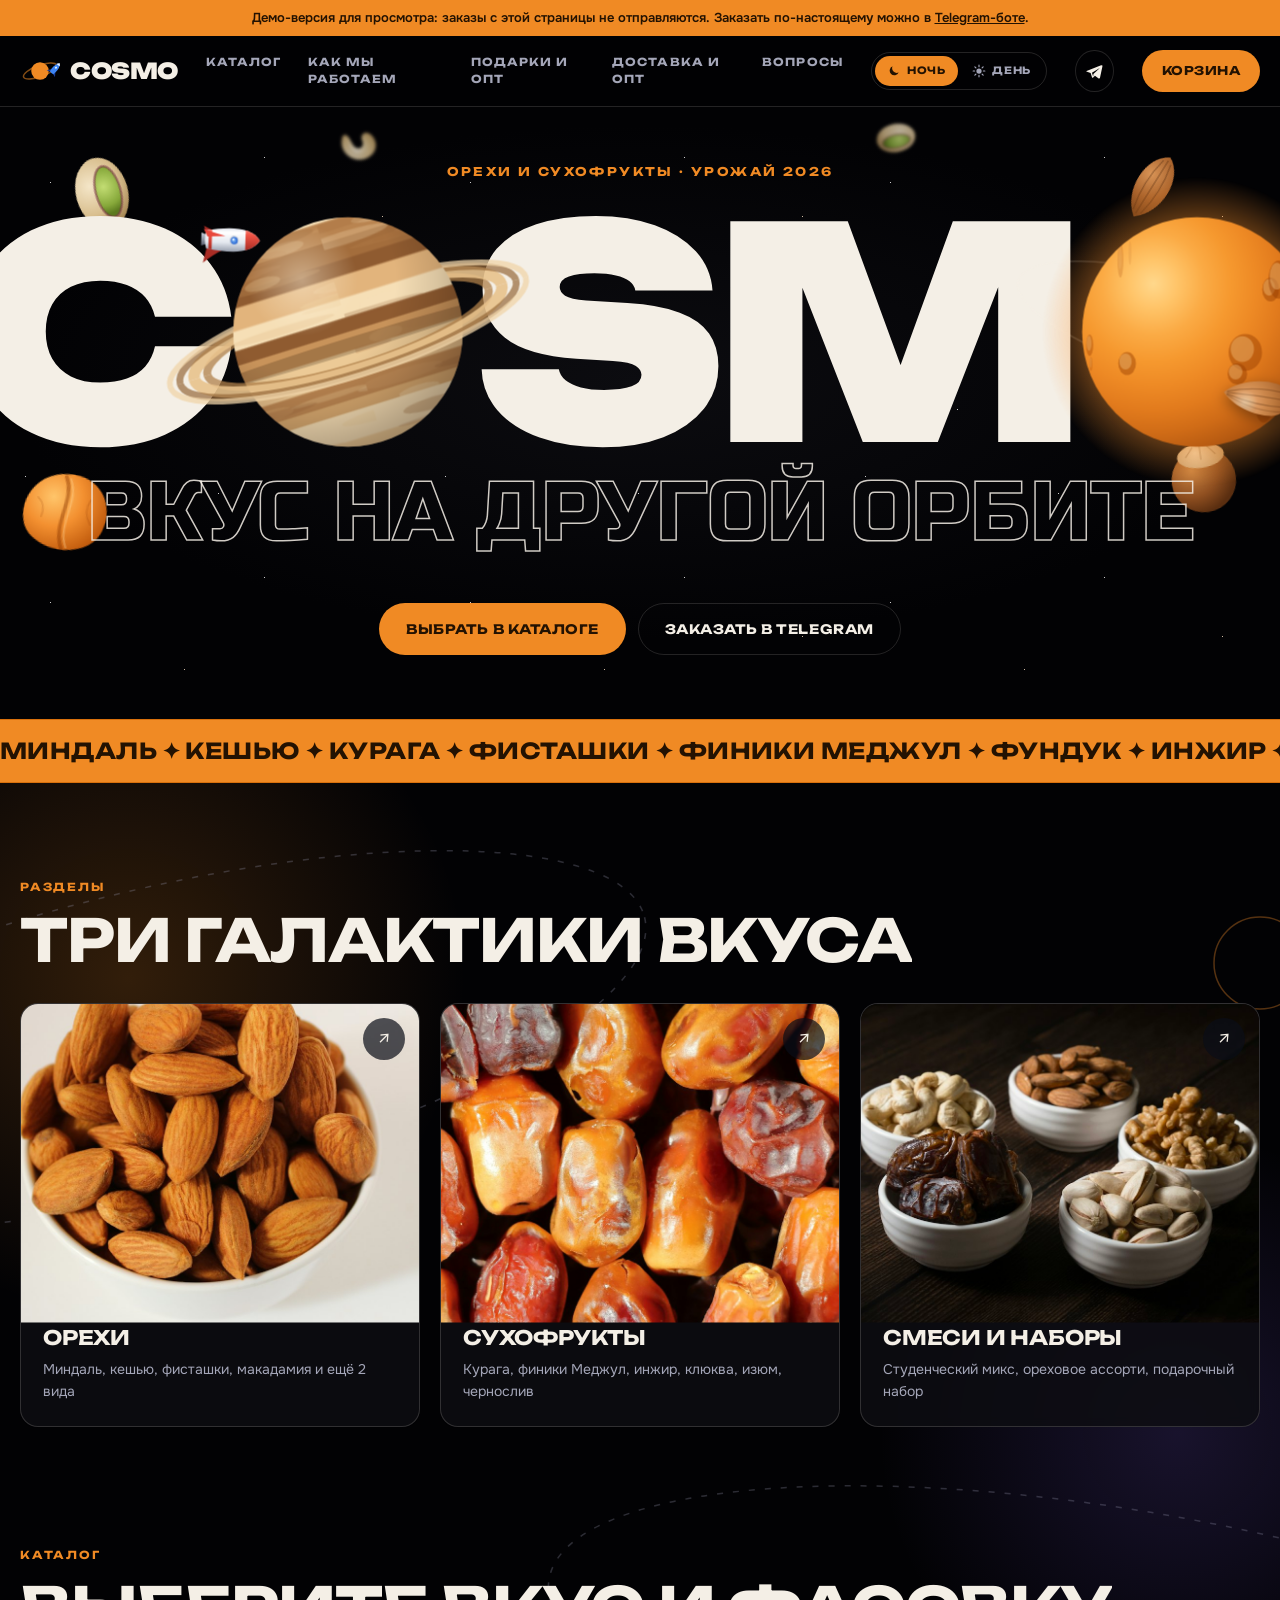
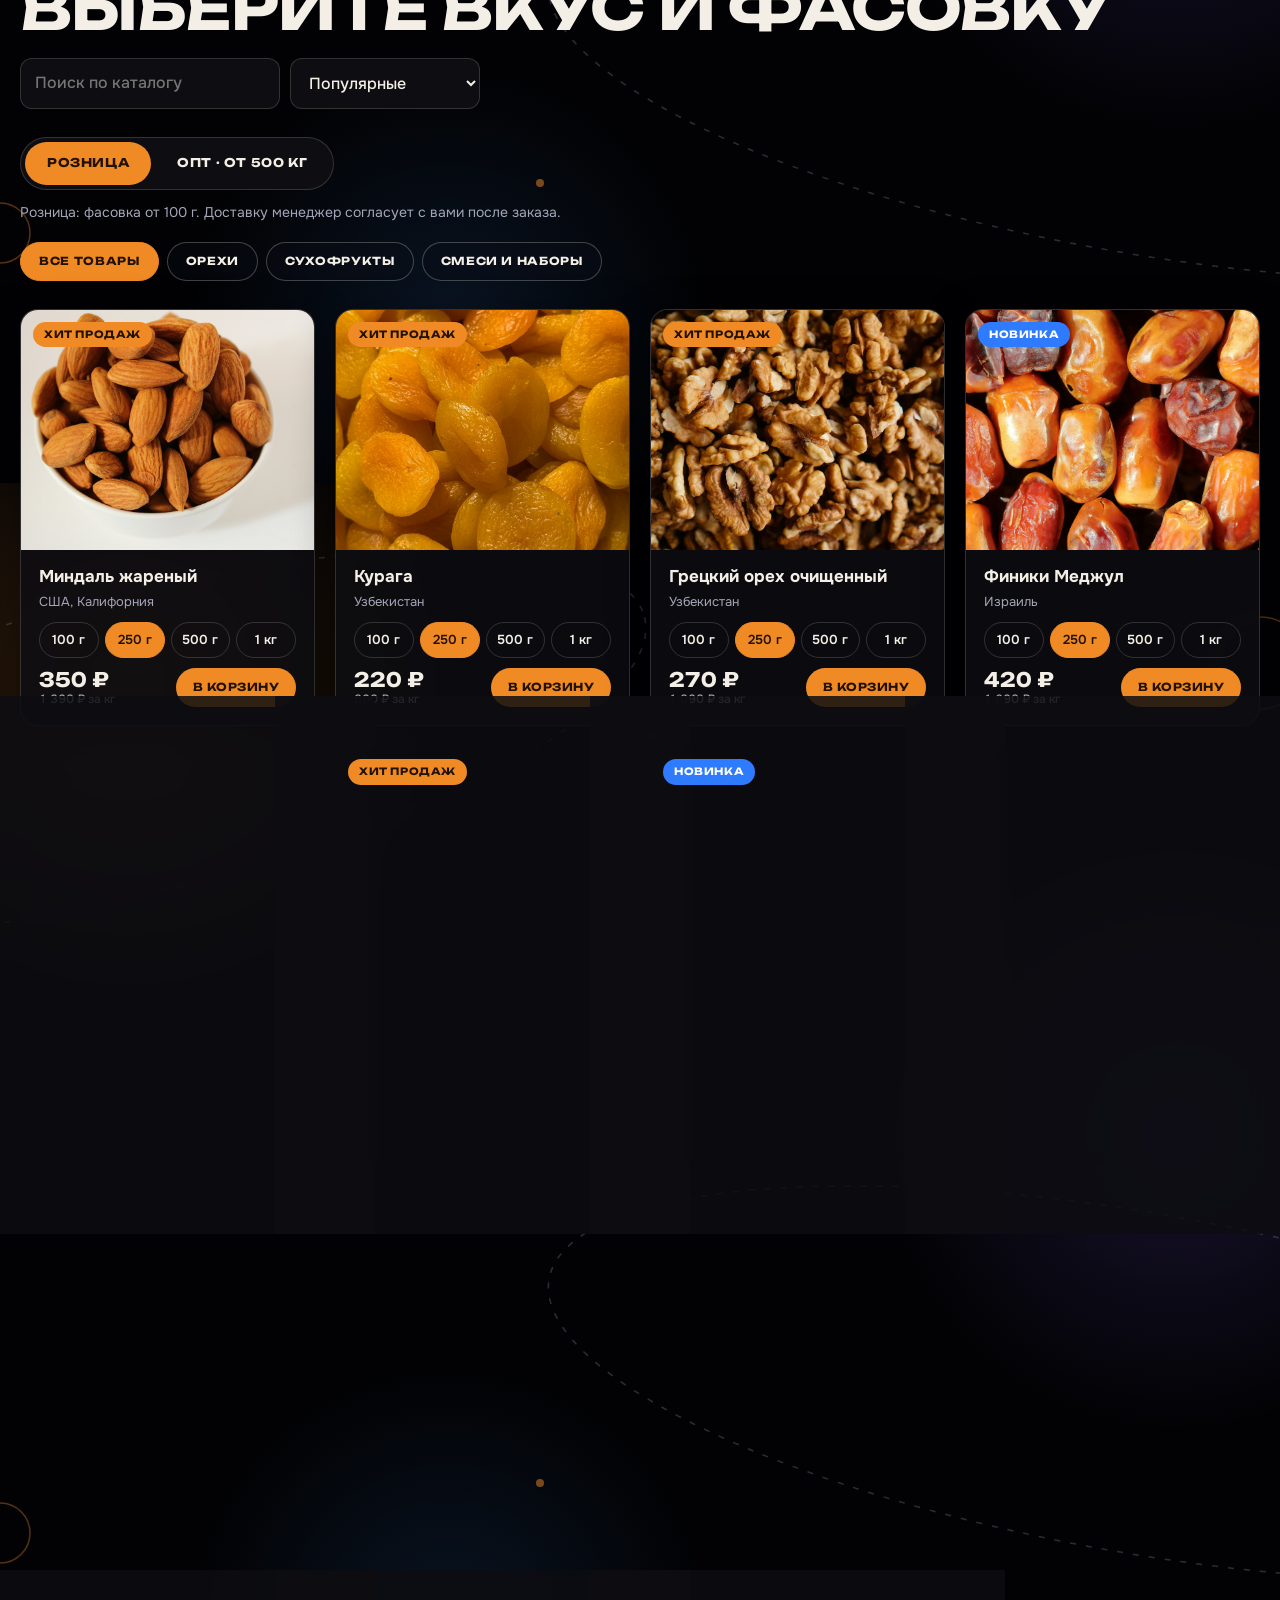
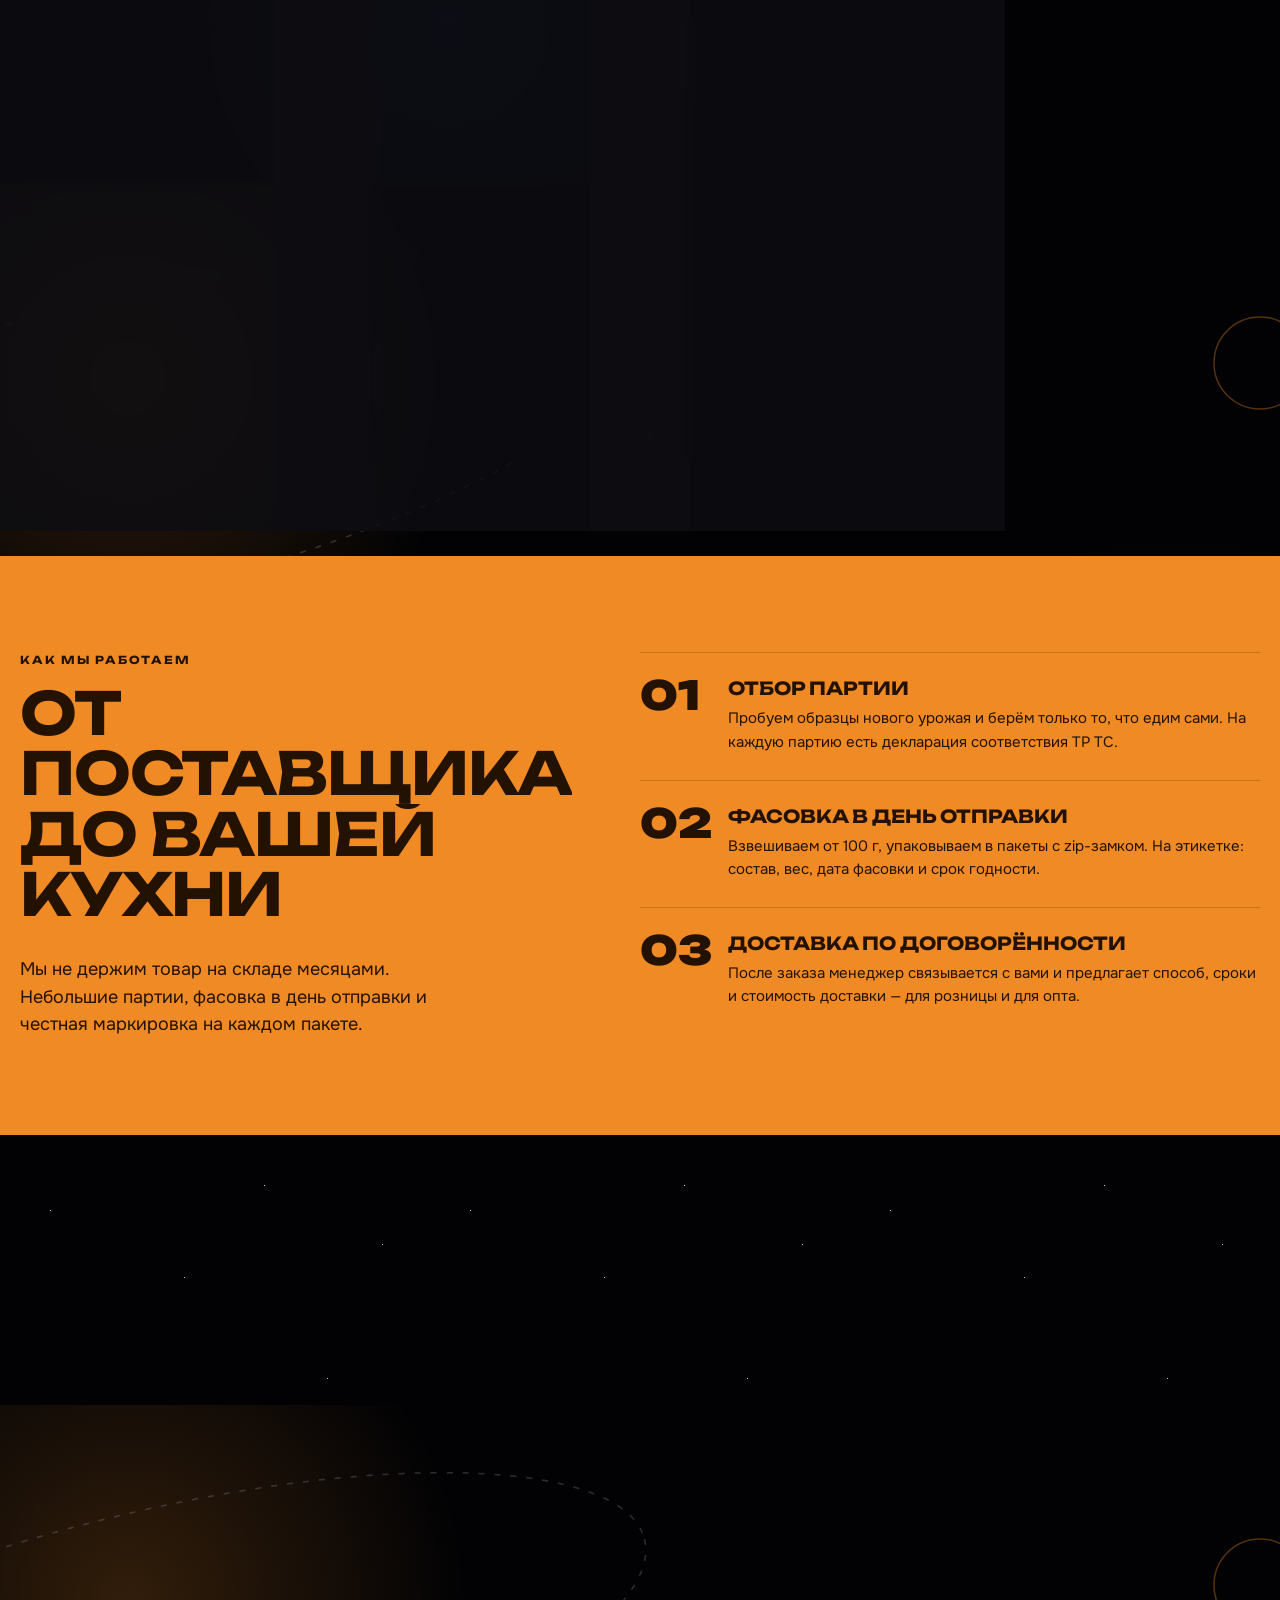
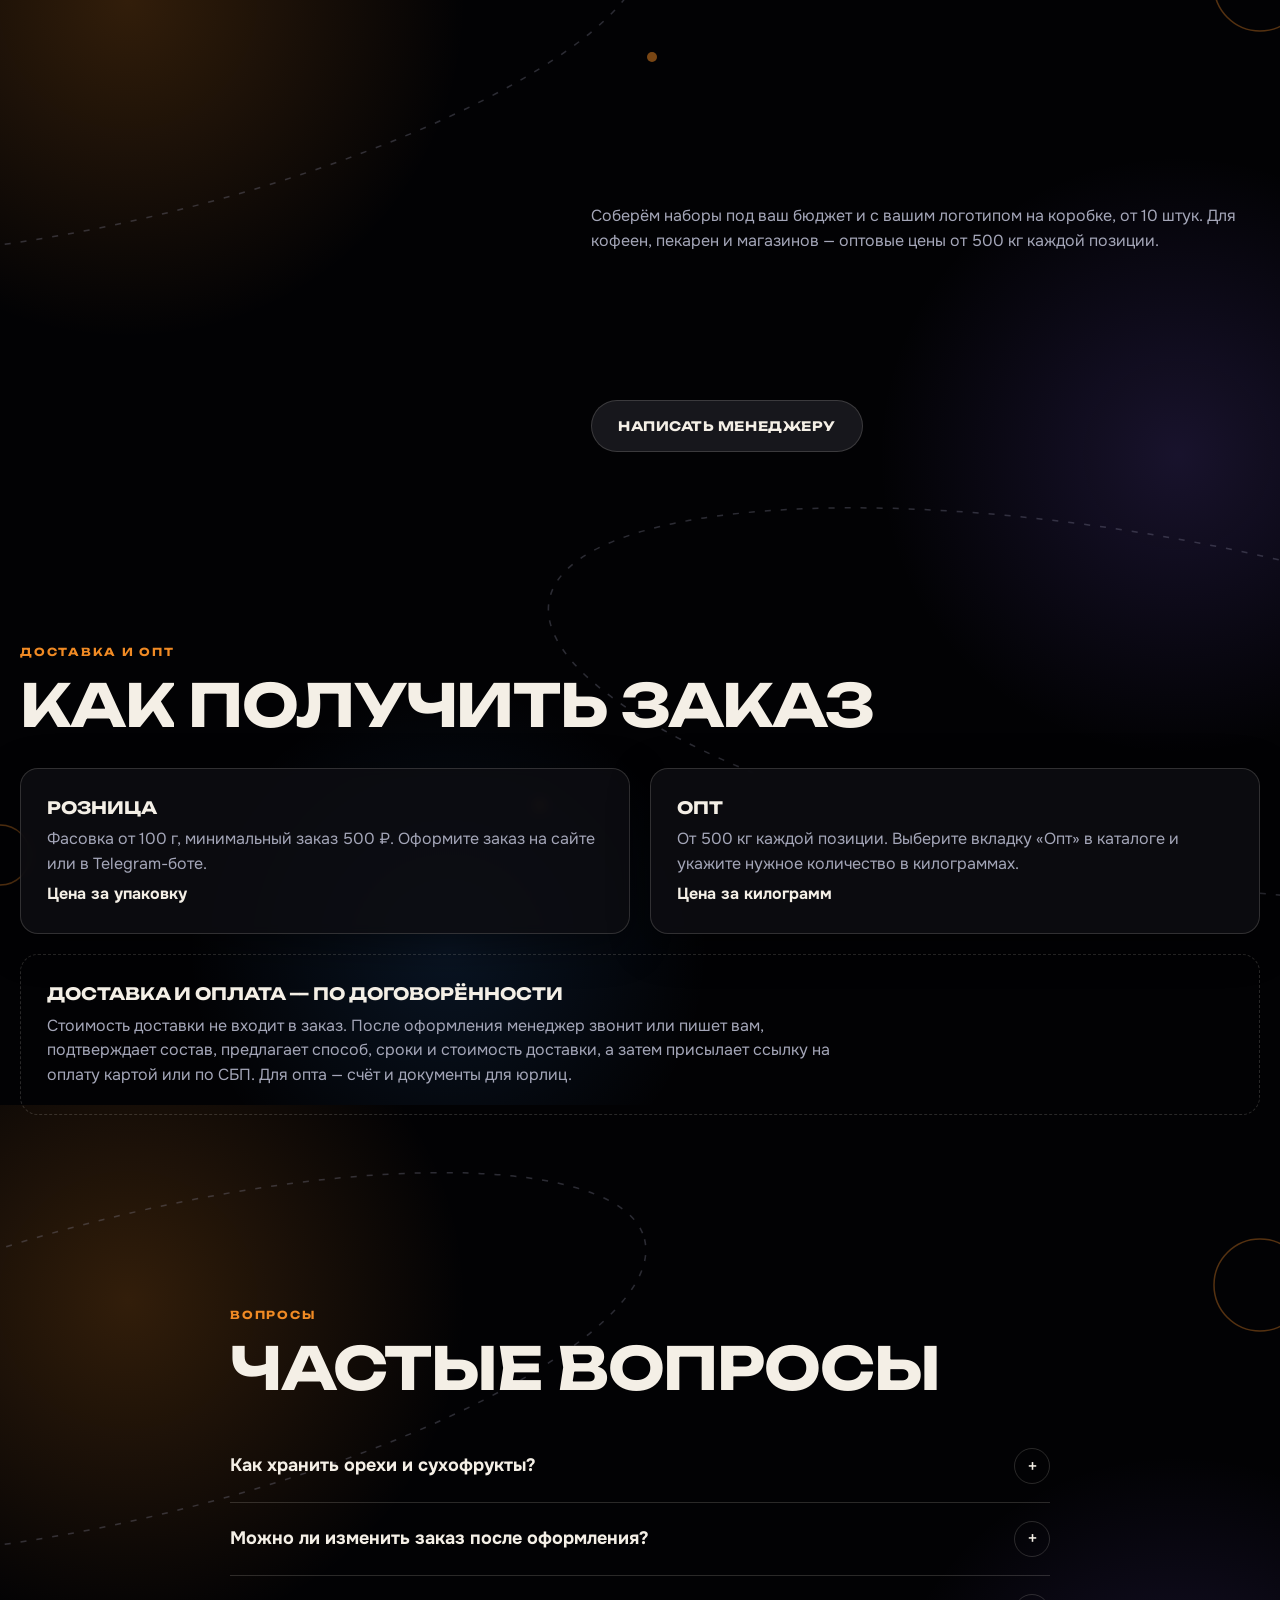
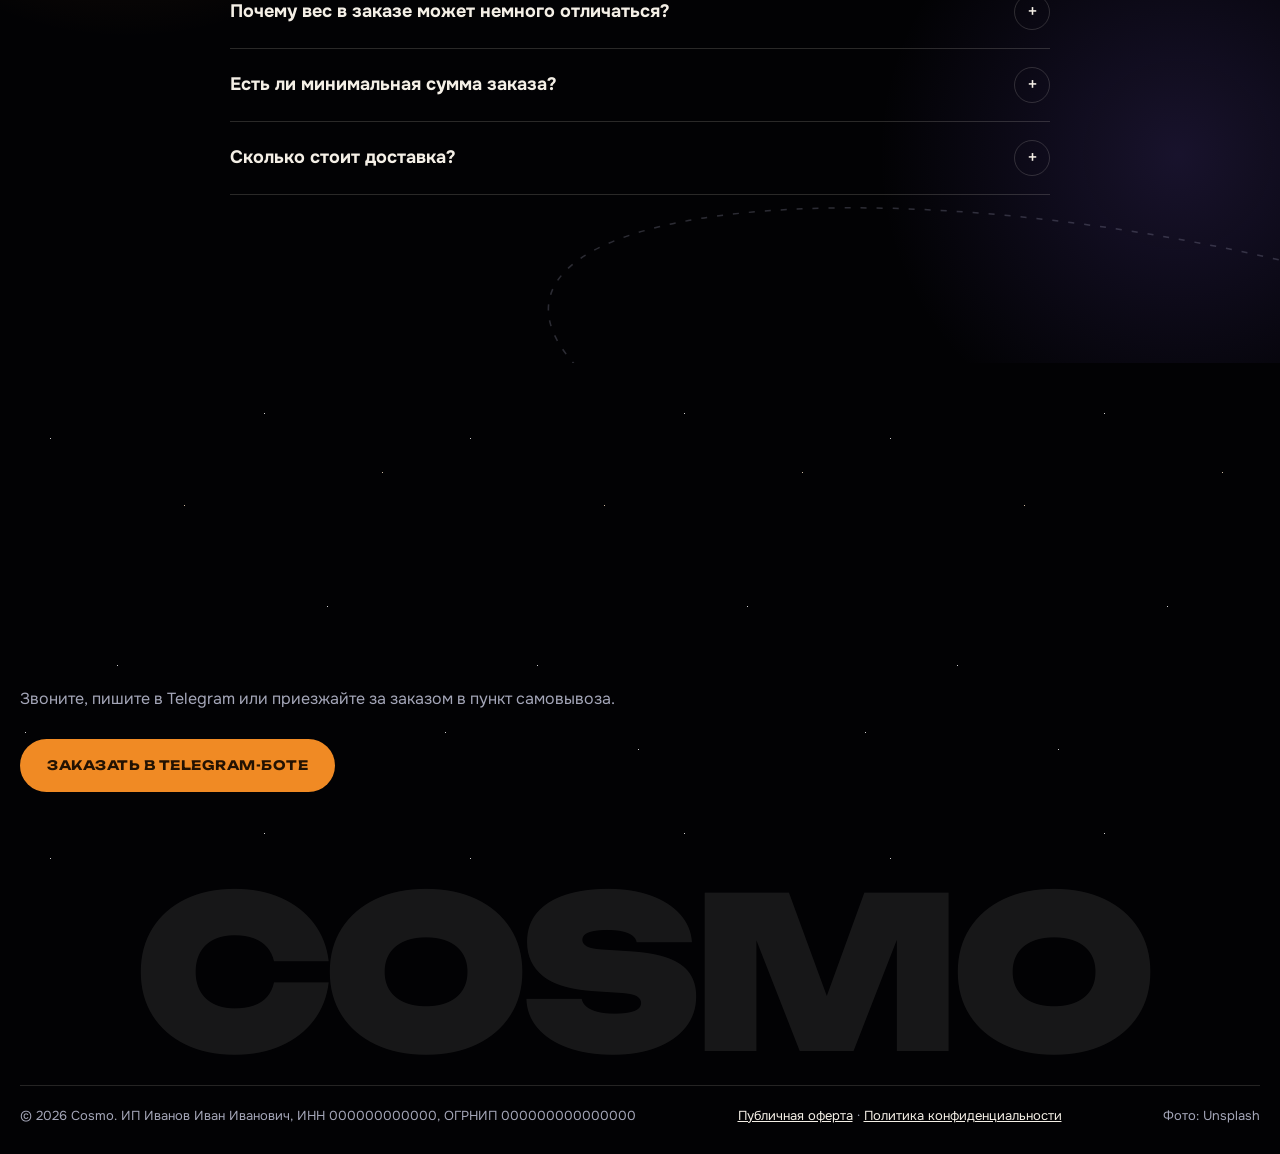
<file: index.html>
<!doctype html>
<html lang="ru">
<head>
  <meta charset="utf-8">
  <meta name="viewport" content="width=device-width, initial-scale=1">
  <title>Cosmo — орехи и сухофрукты в розницу и оптом</title>
  <meta name="description" content="Cosmo — орехи, сухофрукты и подарочные наборы в розницу от 100 г и оптом от 500 кг. Цены за кг, свежий урожай, доставка по договорённости.">
  <meta name="theme-color" content="#020204">
  <meta property="og:type" content="website">
  <meta property="og:locale" content="ru_RU">
  <meta property="og:title" content="Cosmo — орехи и сухофрукты">
  <meta property="og:description" content="Розница от 100 г и опт от 500 кг, свежий урожай.">
  <meta property="og:image" content="https://images.unsplash.com/photo-1710857397974-f0617001c39e?w=1200&h=630&fit=crop&q=80">
  <link rel="icon" href="data:image/svg+xml,<svg xmlns='http://www.w3.org/2000/svg' viewBox='0 0 32 32'><circle cx='16' cy='16' r='16' fill='%230b0d18'/><circle cx='16' cy='16' r='7' fill='%23f08a24'/><ellipse cx='16' cy='16' rx='13' ry='4' fill='none' stroke='%23f4efe6' stroke-width='1.6' transform='rotate(-20 16 16)'/></svg>">
  <link rel="preconnect" href="https://fonts.googleapis.com">
  <link href="https://fonts.googleapis.com/css2?family=Unbounded:wght@500;700;900&family=Onest:wght@400;500;600;700&family=Russo+One&display=swap" rel="stylesheet">
  <script>try{if(localStorage.getItem("cosmo-theme")==="day")document.documentElement.dataset.theme="day"}catch(e){}</script>
  <link rel="stylesheet" href="style.css?v=57">
</head>
<body>
  <a class="skip-link" href="#catalog">Перейти к каталогу</a>

  <header class="header">
    <div class="container header__inner">
      <a href="#" class="logo" aria-label="Cosmo — на главную">
        <!-- Планета с орбитой; на орбите стоит мини-ракета -->
        <svg viewBox="0 0 32 32" aria-hidden="true" overflow="visible">
          <ellipse cx="16" cy="16" rx="14" ry="4.5" fill="none" stroke="currentColor" stroke-width="1.2" opacity=".55" transform="rotate(-20 16 16)"/>
          <circle cx="16" cy="16" r="7" fill="currentColor"/>
          <g transform="rotate(-20 16 16)">
            <g class="logo-rocket" transform="translate(28.3 18.2) rotate(-30)">
              <g transform="scale(1.5)">
              <path d="M-1.4,-1.2 L-3.8,-2.9 L-3.1,-0.9Z M-1.4,1.2 L-3.8,2.9 L-3.1,0.9Z" fill="#1b3d9a"/>
              <path d="M3.6,0 Q2,-1.6 -1.2,-1.45 L-3.1,-1.2 Q-3.6,0 -3.1,1.2 L-1.2,1.45 Q2,1.6 3.6,0Z" fill="#3d84f5"/>
              <path d="M3.6,0 Q2.8,-0.9 2.2,-1.15 L2.2,1.15 Q2.8,0.9 3.6,0Z" fill="#eef5ff"/>
              <circle cx="0.5" cy="0" r="0.6" fill="#d8f0ff"/>
              </g>
            </g>
          </g>
        </svg>
        <span data-shop="name">Cosmo</span>
      </a>
      <nav class="nav" aria-label="Разделы">
        <a href="#catalog">Каталог</a>
        <a href="#how">Как мы работаем</a>
        <a href="#gifts">Подарки и опт</a>
        <a href="#delivery">Доставка и опт</a>
        <a href="#faq">Вопросы</a>
      </nav>
      <div class="theme-switch" role="group" aria-label="Тема сайта">
        <button type="button" data-theme-set="night" aria-pressed="true"><svg viewBox="0 0 24 24" aria-hidden="true"><path d="M20 14.5A8 8 0 0 1 9.5 4a8 8 0 1 0 10.5 10.5z" fill="currentColor"/></svg><span>Ночь</span></button>
        <button type="button" data-theme-set="day" aria-pressed="false"><svg viewBox="0 0 24 24" aria-hidden="true"><circle cx="12" cy="12" r="4.5" fill="currentColor"/><path d="M12 2v2.5M12 19.5V22M2 12h2.5M19.5 12H22M4.9 4.9l1.8 1.8M17.3 17.3l1.8 1.8M4.9 19.1l1.8-1.8M17.3 6.7l1.8-1.8" stroke="currentColor" stroke-width="2" stroke-linecap="round"/></svg><span>День</span></button>
      </div>      <a class="header__tg" data-shop-href="bot" target="_blank" rel="noopener" aria-label="Заказать в Telegram">
        <svg viewBox="0 0 24 24" aria-hidden="true"><path d="M21.5 4.3 2.9 11.5c-1.3.5-1.3 1.2-.2 1.6l4.8 1.5 1.8 5.6c.2.6.4.8.8.8.4 0 .6-.2.8-.4l2.4-2.3 4.9 3.6c.9.5 1.5.2 1.8-.8l3.2-15.1c.3-1.3-.5-1.9-1.7-1.3zM9.3 14.4l9.3-5.9c.4-.3.8-.1.5.2l-7.9 7.2-.3 3.3z" fill="currentColor"/></svg>
      </a>
      <button class="cart-btn" id="cartOpen" aria-label="Открыть корзину">
        <span class="cart-btn__sum" id="cartSum">Корзина</span>
        <span class="cart-btn__count" id="cartCount" hidden>0</span>
      </button>
    </div>
  </header>

  <!-- Первый экран: «О» в названии — две планеты-фотографии на орбитах -->
  <section class="hero">
    <div class="stars" aria-hidden="true"></div>
    <div class="container hero__inner">
      <p class="hero__kicker">Орехи и сухофрукты · урожай 2026</p>
      <h1 class="hero__word" aria-label="Cosmo">
        <span aria-hidden="true">C</span><span class="planet planet--a" aria-hidden="true"><img src="img/1524593656068-fbac72624bb0.jpg" alt=""><i class="orbit"></i></span><span aria-hidden="true">SM</span><span class="planet planet--b" aria-hidden="true"><img src="img/1784043436919-28fd8e17ff3c.jpg" alt=""><i class="orbit"></i></span>
      </h1>
      <p class="hero__outline" aria-hidden="true">Вкус на другой орбите</p>
      <div class="hero__bottom">
        <div class="hero__actions">
          <a href="#catalog" class="btn btn--accent">Выбрать в каталоге</a>
          <a class="btn btn--line" data-shop-href="bot" target="_blank" rel="noopener">Заказать в Telegram</a>
        </div>
      </div>
    </div>
  </section>

  <div class="ticker" aria-hidden="true">
    <div class="ticker__track">
      <span>Миндаль ✦ Кешью ✦ Курага ✦ Фисташки ✦ Финики Меджул ✦ Фундук ✦ Инжир ✦ Макадамия ✦ Клюква ✦ Грецкий орех ✦&nbsp;</span>
      <span>Миндаль ✦ Кешью ✦ Курага ✦ Фисташки ✦ Финики Меджул ✦ Фундук ✦ Инжир ✦ Макадамия ✦ Клюква ✦ Грецкий орех ✦&nbsp;</span>
    </div>
  </div>

  <main>
    <!-- Разделы и каталог на общем космическом фоне (холст рисует effects.js) -->
    <div class="cosmos-zone">
    <section class="section section--cosmos" id="worlds">
      <div class="container">
        <p class="eyebrow">Разделы</p>
        <h2 class="h-display">Три галактики вкуса</h2>
        <div class="worlds">
          <button class="world" data-goto-cat="nuts">
            <img src="img/1608797178974-15b35a64ede9.jpg" alt="" loading="lazy">
            <span class="world__body"><b>Орехи</b><small>Миндаль, кешью, фисташки, макадамия и ещё 2 вида</small></span>
            <span class="world__arrow" aria-hidden="true">↗</span>
          </button>
          <button class="world" data-goto-cat="dried">
            <img src="img/1775453585199-7605c46d6da1.jpg" alt="" loading="lazy">
            <span class="world__body"><b>Сухофрукты</b><small>Курага, финики Меджул, инжир, клюква, изюм, чернослив</small></span>
            <span class="world__arrow" aria-hidden="true">↗</span>
          </button>
          <button class="world" data-goto-cat="mix">
            <img src="img/1769255484646-16988ad5552d.jpg" alt="" loading="lazy">
            <span class="world__body"><b>Смеси и наборы</b><small>Студенческий микс, ореховое ассорти, подарочный набор</small></span>
            <span class="world__arrow" aria-hidden="true">↗</span>
          </button>
        </div>
      </div>
    </section>

    <section class="section section--cosmos section--tight" id="catalog">
      <div class="container">
        <div class="section__head">
          <div>
            <p class="eyebrow">Каталог</p>
            <h2 class="h-display">Выберите вкус и фасовку</h2>
          </div>
          <div class="tools">
            <input type="search" id="search" class="input" placeholder="Поиск по каталогу" aria-label="Поиск по каталогу">
            <select id="sort" class="input" aria-label="Сортировка">
              <option value="popular">Популярные</option>
              <option value="cheap">Сначала дешевле</option>
              <option value="expensive">Сначала дороже</option>
              <option value="name">По названию</option>
            </select>
          </div>
        </div>
        <!-- Два каталога: розница (фасовка) и опт (цена за кг, от 500 кг каждой позиции) -->
        <div class="modes" role="tablist" aria-label="Каталог">
          <button class="mode active" data-mode="retail" role="tab" aria-selected="true">Розница</button>
          <button class="mode" data-mode="opt" role="tab" aria-selected="false">Опт · от 500 кг</button>
        </div>
        <p class="mode-note" id="modeNote"></p>
        <div class="chips" id="categories"></div>
        <div class="grid" id="products">
          <p class="empty">Загружаем каталог…</p>
        </div>
        <p class="empty" id="empty" hidden>По запросу ничего не нашлось. Попробуйте другое название.</p>
      </div>
    </section>
    </div>

    <section class="section section--accent" id="how">
      <div class="container how">
        <div>
          <p class="eyebrow">Как мы работаем</p>
          <h2 class="h-display">От поставщика до вашей кухни</h2>
          <p class="how__lead">Мы не держим товар на складе месяцами. Небольшие партии, фасовка в день отправки и честная маркировка на каждом пакете.</p>
        </div>
        <ol class="steps">
          <li><b>Отбор партии</b><span>Пробуем образцы нового урожая и берём только то, что едим сами. На каждую партию есть декларация соответствия ТР ТС.</span></li>
          <li><b>Фасовка в день отправки</b><span>Взвешиваем от 100 г, упаковываем в пакеты с zip-замком. На этикетке: состав, вес, дата фасовки и срок годности.</span></li>
          <li><b>Доставка по договорённости</b><span>После заказа менеджер связывается с вами и предлагает способ, сроки и стоимость доставки — для розницы и для опта.</span></li>
        </ol>
      </div>
    </section>

    <section class="section section--space stats-band">
      <div class="stars" aria-hidden="true"></div>
      <div class="container stats">
        <div><b>15</b><span>видов орехов и сухофруктов</span></div>
        <div><b>100 г</b><span>минимальная фасовка</span></div>
        <div><b>500 кг</b><span>минимальный опт каждой позиции</span></div>
        <div><b>500 ₽</b><span>минимальный заказ</span></div>
      </div>
    </section>

    <div class="cosmos-zone">
    <section class="section section--cosmos" id="gifts">
      <div class="container split">
        <img class="split__img" src="img/1769255484233-94ece98f722d.jpg" alt="Наборы орехов в пиалах" loading="lazy" width="500" height="400">
        <div>
          <p class="eyebrow">Подарки и опт</p>
          <h2 class="h-display">Корпоративные подарки и оптовые закупки</h2>
          <p class="muted">Соберём наборы под ваш бюджет и с вашим логотипом на коробке, от 10 штук. Для кофеен, пекарен и магазинов — оптовые цены от 500 кг каждой позиции.</p>
          <ul class="checks">
            <li>Счёт и закрывающие документы для юрлиц</li>
            <li>Доставка по нужным адресам к указанной дате</li>
            <li>Образцы перед крупным заказом</li>
          </ul>
          <a class="btn btn--dark" data-shop-href="telegram" target="_blank" rel="noopener">Написать менеджеру</a>
        </div>
      </div>
    </section>

    <section class="section section--cosmos" id="delivery">
      <div class="container">
        <p class="eyebrow">Доставка и опт</p>
        <h2 class="h-display">Как получить заказ</h2>
        <div class="delivery">
          <div class="delivery__card">
            <h3>Розница</h3>
            <p>Фасовка от 100 г, минимальный заказ 500 ₽. Оформите заказ на сайте или в Telegram-боте.</p>
            <b>Цена за упаковку</b>
          </div>
          <div class="delivery__card">
            <h3>Опт</h3>
            <p>От 500 кг каждой позиции. Выберите вкладку «Опт» в каталоге и укажите нужное количество в килограммах.</p>
            <b>Цена за килограмм</b>
          </div>
        </div>
        <div class="pay">
          <h3>Доставка и оплата — по договорённости</h3>
          <p>Стоимость доставки не входит в заказ. После оформления менеджер звонит или пишет вам, подтверждает состав, предлагает способ, сроки и стоимость доставки, а затем присылает ссылку на оплату картой или по СБП. Для опта — счёт и документы для юрлиц.</p>
        </div>
      </div>
    </section>

    <section class="section section--cosmos" id="faq">
      <div class="container container--narrow">
        <p class="eyebrow">Вопросы</p>
        <h2 class="h-display">Частые вопросы</h2>
        <details class="faq"><summary>Как хранить орехи и сухофрукты?</summary><p>Храните в закрытом пакете или стеклянной банке в сухом прохладном месте, при температуре не выше +20 °C. Очищенные орехи летом лучше держать в холодильнике: так они дольше не горчат.</p></details>
        <details class="faq"><summary>Можно ли изменить заказ после оформления?</summary><p>Да. Скажите об этом менеджеру, когда он позвонит для подтверждения, или напишите нам в Telegram до отправки заказа.</p></details>
        <details class="faq"><summary>Почему вес в заказе может немного отличаться?</summary><p>Мы фасуем вручную, поэтому возможна погрешность ±3%. Если вес окажется меньше, разницу пересчитаем в вашу пользу.</p></details>
        <details class="faq"><summary>Есть ли минимальная сумма заказа?</summary><p>В рознице минимальный заказ — 500 ₽. Опт — от 500 кг каждой позиции, цена указана за килограмм.</p></details>
        <details class="faq"><summary>Сколько стоит доставка?</summary><p>Доставка в стоимость заказа не входит. После заказа менеджер свяжется с вами, предложит удобный способ и назовёт стоимость. Для оптовых партий подбираем транспортную компанию под объём.</p></details>
        <details class="faq"><summary>Не испортятся ли продукты в дороге?</summary><p>Орехи и сухофрукты спокойно переносят доставку до двух недель. Мы упаковываем их в плотные пакеты и картонную коробку, чтобы ничего не помялось.</p></details>
      </div>
    </section>
    </div>

    <section class="section section--space" id="contacts">
      <div class="stars" aria-hidden="true"></div>
      <div class="container contacts">
        <div>
          <p class="eyebrow">Контакты</p>
          <h2 class="h-display">Остались вопросы? Ответим</h2>
          <p class="muted">Звоните, пишите в Telegram или приезжайте за заказом в пункт самовывоза.</p>
          <a class="btn btn--accent" data-shop-href="bot" target="_blank" rel="noopener">Заказать в Telegram-боте</a>
        </div>
        <ul class="contacts__list">
          <li><span>Телефон</span><a data-shop="phone" data-shop-href="phoneHref"></a></li>
          <li><span>Менеджер</span><a data-shop-href="telegram" target="_blank" rel="noopener">Написать в Telegram</a></li>
          <li><span>Почта</span><a data-shop="email" data-shop-href="email"></a></li>
          <li><span>Самовывоз</span><b data-shop="address"></b></li>
          <li><span>Режим работы</span><b data-shop="hours"></b></li>
        </ul>
      </div>
    </section>
  </main>

  <footer class="footer">
    <div class="container">
      <p class="footer__word" aria-hidden="true">COSMO</p>
      <div class="footer__inner">
        <p>© <span id="year"></span> <span data-shop="name"></span>. <span data-shop="legal"></span></p>
        <p><a href="offer.html">Публичная оферта</a> · <a href="privacy.html">Политика конфиденциальности</a></p>
        <p>Фото: Unsplash</p>
      </div>
    </div>
  </footer>

  <!-- Корзина -->
  <div class="overlay" id="overlay" hidden></div>
  <aside class="drawer" id="drawer" aria-label="Корзина" aria-hidden="true">
    <div class="drawer__head">
      <h2>Корзина</h2>
      <button class="icon-btn" id="cartClose" aria-label="Закрыть корзину">✕</button>
    </div>
    <ul class="cart-list" id="cartList"></ul>
    <div class="drawer__foot">
      <div class="total"><span>Товары</span><b id="cartTotal">0 ₽</b></div>
      <p class="hint" id="minOrderHint" hidden></p>
      <button class="btn btn--accent btn--block" id="checkoutBtn">Оформить заказ</button>
    </div>
  </aside>

  <!-- Карточка товара -->
  <div class="modal" id="productModal" hidden>
    <div class="modal__box modal__box--wide" role="dialog" aria-modal="true" aria-labelledby="pmTitle">
      <button type="button" class="icon-btn modal__close" data-close aria-label="Закрыть">✕</button>
      <div id="productBody"></div>
    </div>
  </div>

  <!-- Оформление -->
  <div class="modal" id="checkoutModal" hidden>
    <form class="modal__box" id="orderForm" novalidate role="dialog" aria-modal="true" aria-labelledby="coTitle">
      <button type="button" class="icon-btn modal__close" data-close aria-label="Закрыть">✕</button>
      <h2 id="coTitle">Оформление заказа</h2>
      <label class="field">Имя<input class="input" name="name" autocomplete="name" maxlength="80" placeholder="Как к вам обращаться"></label>
      <label class="field">Телефон<input class="input" name="phone" type="tel" autocomplete="tel" placeholder="+7 (___) ___-__-__"></label>
      <label class="field">Город <span class="field__opt">— по желанию</span><input class="input" id="address" name="address" autocomplete="address-level2" maxlength="300" placeholder="Например, Казань"></label>
      <p class="field__note">Доставку менеджер согласует с вами после заказа: способ, сроки и стоимость.</p>
      <label class="field">Комментарий<textarea class="input" name="comment" rows="2" maxlength="500" placeholder="Удобное время, текст открытки и т. п."></textarea></label>
      <div class="summary" id="summary"></div>
      <label class="consent"><input type="checkbox" name="consent"> <span>Я согласен(на) с <a href="offer.html" target="_blank">офертой</a> и на обработку персональных данных согласно <a href="privacy.html" target="_blank">политике конфиденциальности</a></span></label>
      <p class="form-error" id="formError" hidden></p>
      <button class="btn btn--accent btn--block" type="submit" id="submitBtn">Подтвердить заказ</button>
      <p class="hint">Оплата после звонка менеджера</p>
    </form>
  </div>

  <button class="mobile-cart" id="mobileCart" hidden>
    <span id="mobileCartInfo"></span>
    <b>Корзина →</b>
  </button>

  <div class="toast" id="toast" role="status" aria-live="polite"></div>

  <script src="shop.js?v=57"></script>
  <script src="app.js?v=57"></script>
  <script src="effects.js?v=57"></script>
</body>
</html>
</file>
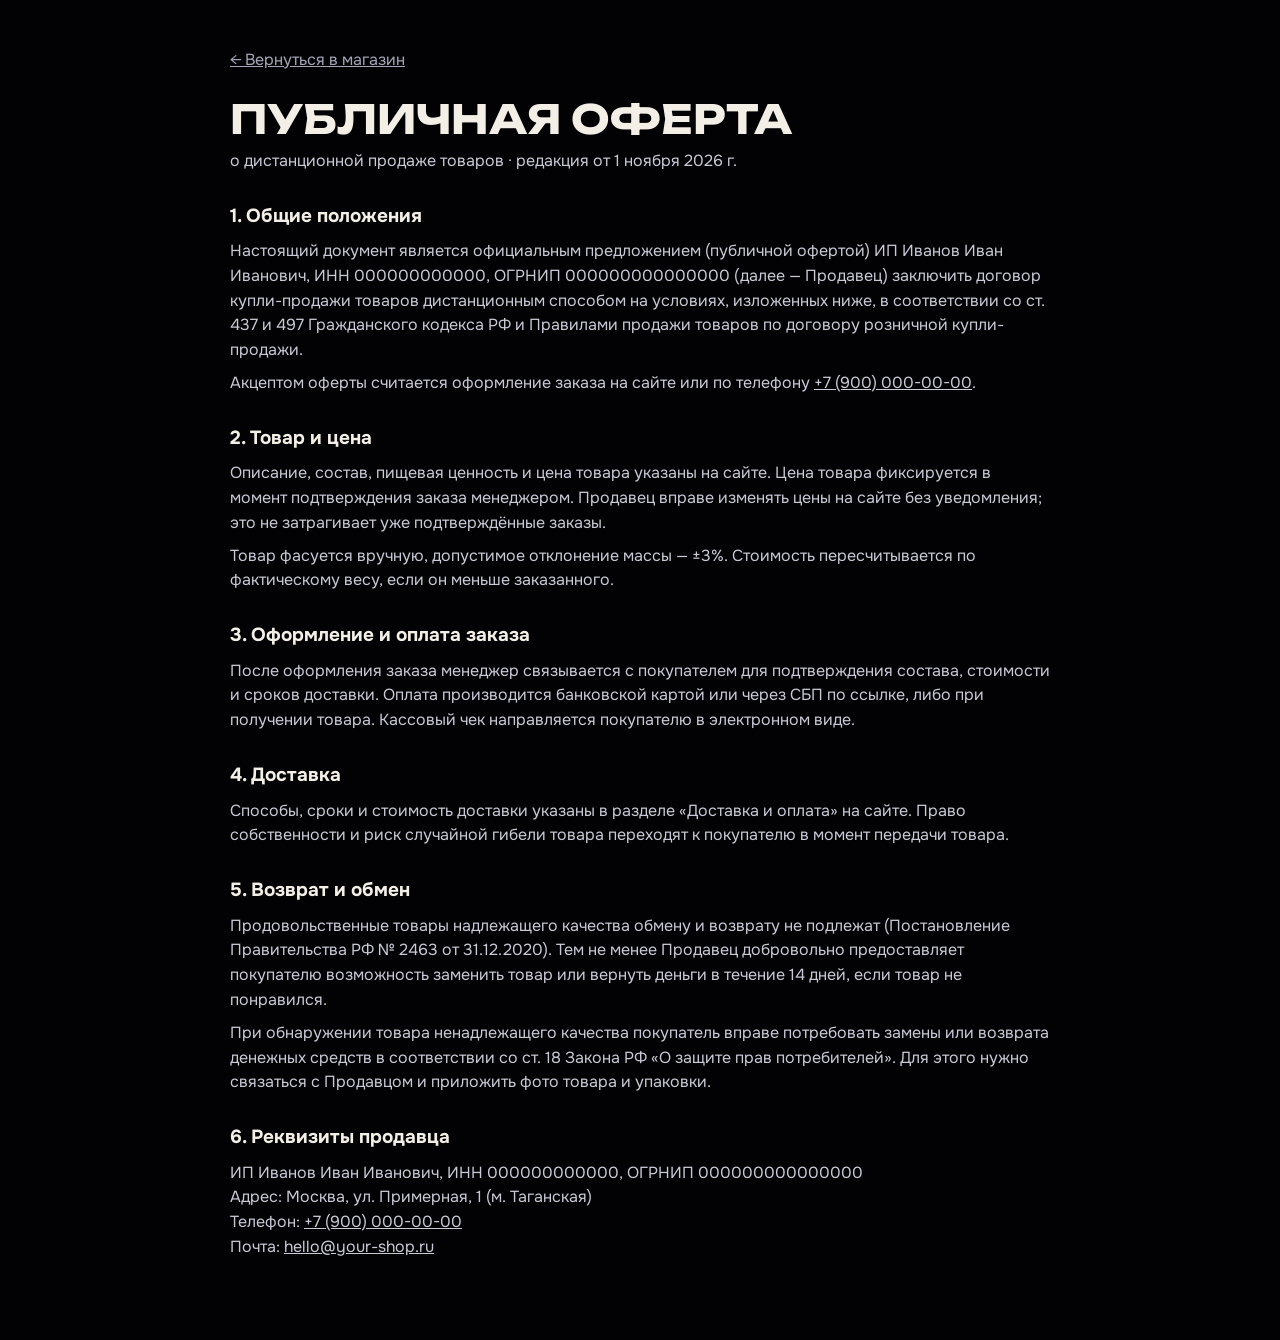
<file: offer.html>
<!doctype html>
<html lang="ru">
<head>
  <meta charset="utf-8">
  <meta name="viewport" content="width=device-width, initial-scale=1">
  <title>Публичная оферта — Cosmo</title>
  <link href="https://fonts.googleapis.com/css2?family=Unbounded:wght@700&family=Onest:wght@400;600;700&display=swap" rel="stylesheet">
  <script>try{if(localStorage.getItem("cosmo-theme")==="day")document.documentElement.dataset.theme="day"}catch(e){}</script>
  <link rel="stylesheet" href="style.css?v=57">
</head>
<body>
  <main class="doc container container--narrow">
    <a class="back" href="index.html">← Вернуться в магазин</a>
    <h1>Публичная оферта</h1>
    <p class="muted">о дистанционной продаже товаров · редакция от 1 ноября 2026 г.</p>

    <h2>1. Общие положения</h2>
    <p>Настоящий документ является официальным предложением (публичной офертой) <span data-shop="legal"></span> (далее — Продавец) заключить договор купли-продажи товаров дистанционным способом на условиях, изложенных ниже, в соответствии со ст. 437 и 497 Гражданского кодекса РФ и Правилами продажи товаров по договору розничной купли-продажи.</p>
    <p>Акцептом оферты считается оформление заказа на сайте или по телефону <a data-shop="phone" data-shop-href="phoneHref"></a>.</p>

    <h2>2. Товар и цена</h2>
    <p>Описание, состав, пищевая ценность и цена товара указаны на сайте. Цена товара фиксируется в момент подтверждения заказа менеджером. Продавец вправе изменять цены на сайте без уведомления; это не затрагивает уже подтверждённые заказы.</p>
    <p>Товар фасуется вручную, допустимое отклонение массы — ±3%. Стоимость пересчитывается по фактическому весу, если он меньше заказанного.</p>

    <h2>3. Оформление и оплата заказа</h2>
    <p>После оформления заказа менеджер связывается с покупателем для подтверждения состава, стоимости и сроков доставки. Оплата производится банковской картой или через СБП по ссылке, либо при получении товара. Кассовый чек направляется покупателю в электронном виде.</p>

    <h2>4. Доставка</h2>
    <p>Способы, сроки и стоимость доставки указаны в разделе «Доставка и оплата» на сайте. Право собственности и риск случайной гибели товара переходят к покупателю в момент передачи товара.</p>

    <h2>5. Возврат и обмен</h2>
    <p>Продовольственные товары надлежащего качества обмену и возврату не подлежат (Постановление Правительства РФ № 2463 от 31.12.2020). Тем не менее Продавец добровольно предоставляет покупателю возможность заменить товар или вернуть деньги в течение 14 дней, если товар не понравился.</p>
    <p>При обнаружении товара ненадлежащего качества покупатель вправе потребовать замены или возврата денежных средств в соответствии со ст. 18 Закона РФ «О защите прав потребителей». Для этого нужно связаться с Продавцом и приложить фото товара и упаковки.</p>

    <h2>6. Реквизиты продавца</h2>
    <p><span data-shop="legal"></span><br>Адрес: <span data-shop="address"></span><br>Телефон: <a data-shop="phone" data-shop-href="phoneHref"></a><br>Почта: <a data-shop="email" data-shop-href="email"></a></p>
  </main>
  <script src="shop.js?v=57"></script>
</body>
</html>
</file>
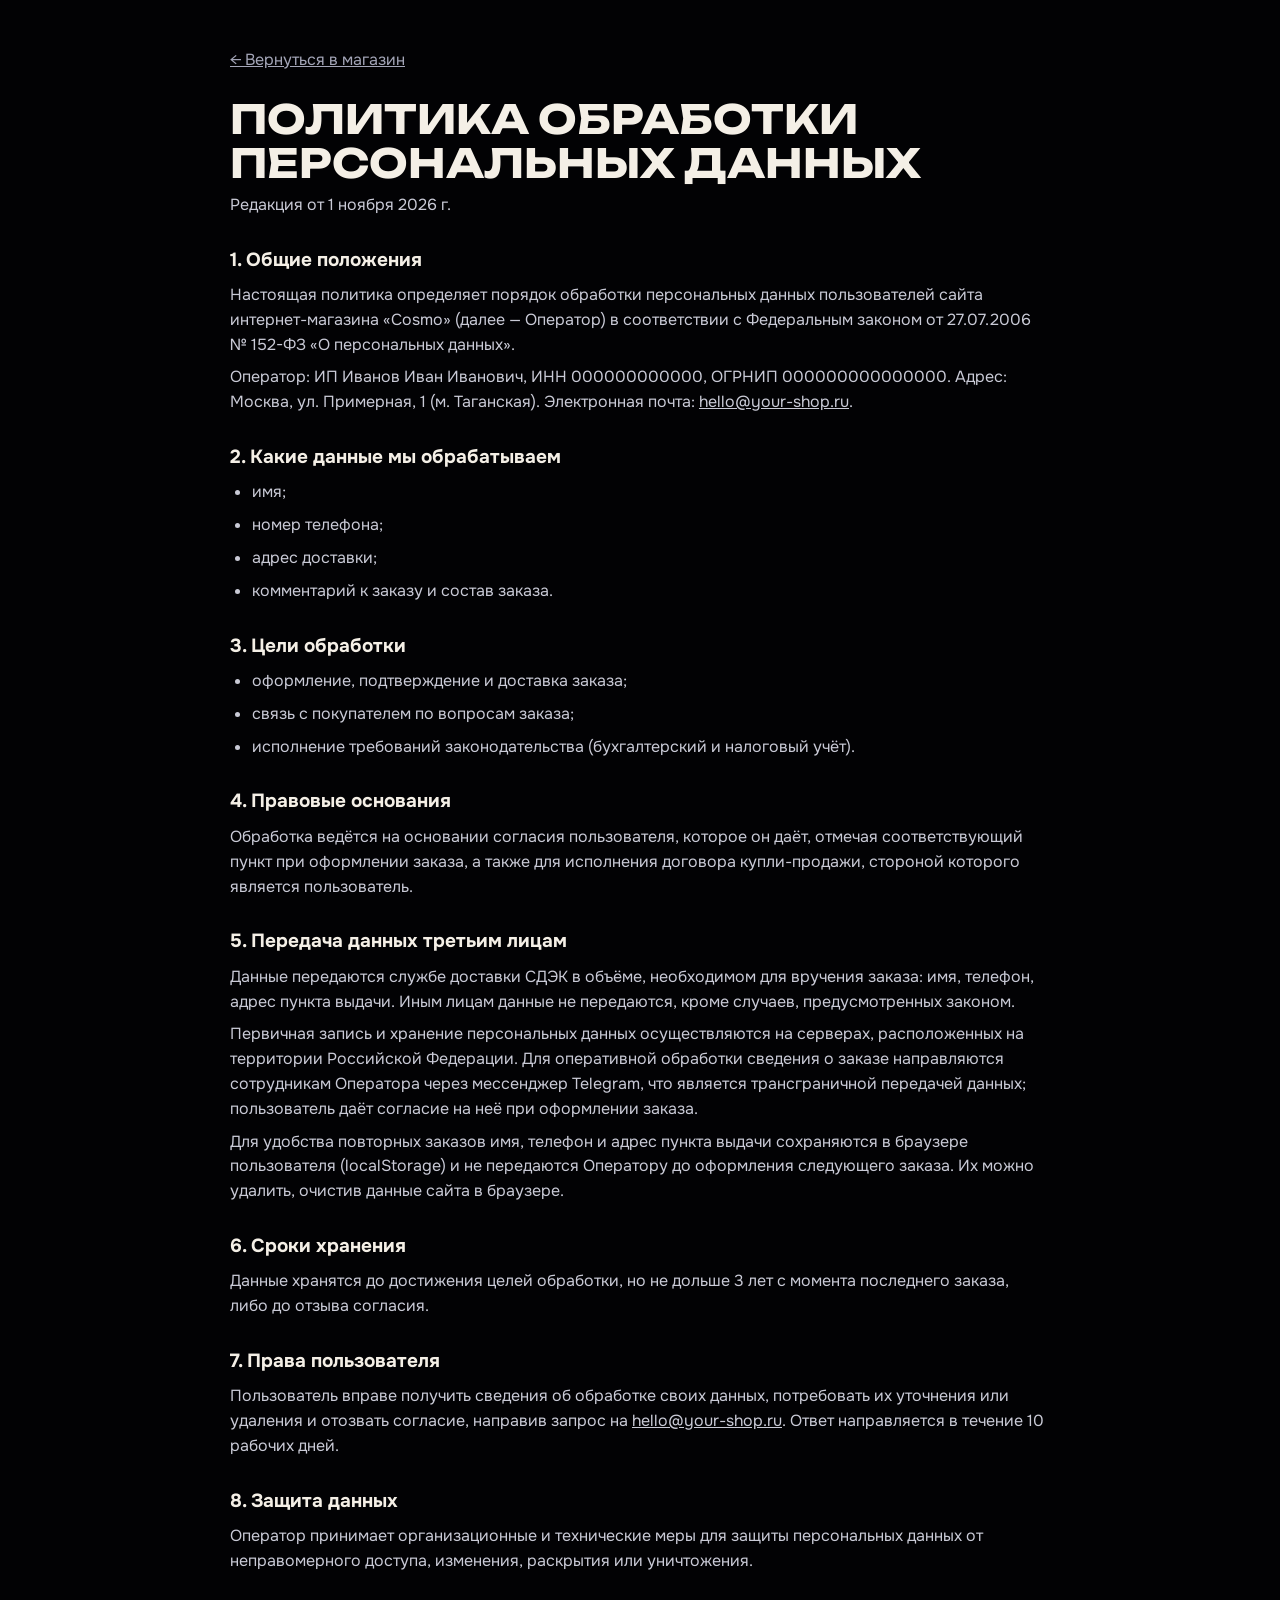
<file: privacy.html>
<!doctype html>
<html lang="ru">
<head>
  <meta charset="utf-8">
  <meta name="viewport" content="width=device-width, initial-scale=1">
  <title>Политика конфиденциальности — Cosmo</title>
  <link href="https://fonts.googleapis.com/css2?family=Unbounded:wght@700&family=Onest:wght@400;600;700&display=swap" rel="stylesheet">
  <script>try{if(localStorage.getItem("cosmo-theme")==="day")document.documentElement.dataset.theme="day"}catch(e){}</script>
  <link rel="stylesheet" href="style.css?v=57">
</head>
<body>
  <main class="doc container container--narrow">
    <a class="back" href="index.html">← Вернуться в магазин</a>
    <h1>Политика обработки персональных данных</h1>
    <p class="muted">Редакция от 1 ноября 2026 г.</p>

    <h2>1. Общие положения</h2>
    <p>Настоящая политика определяет порядок обработки персональных данных пользователей сайта интернет-магазина «<span data-shop="name"></span>» (далее — Оператор) в соответствии с Федеральным законом от 27.07.2006 № 152-ФЗ «О персональных данных».</p>
    <p>Оператор: <span data-shop="legal"></span>. Адрес: <span data-shop="address"></span>. Электронная почта: <a data-shop="email" data-shop-href="email"></a>.</p>

    <h2>2. Какие данные мы обрабатываем</h2>
    <ul>
      <li>имя;</li>
      <li>номер телефона;</li>
      <li>адрес доставки;</li>
      <li>комментарий к заказу и состав заказа.</li>
    </ul>

    <h2>3. Цели обработки</h2>
    <ul>
      <li>оформление, подтверждение и доставка заказа;</li>
      <li>связь с покупателем по вопросам заказа;</li>
      <li>исполнение требований законодательства (бухгалтерский и налоговый учёт).</li>
    </ul>

    <h2>4. Правовые основания</h2>
    <p>Обработка ведётся на основании согласия пользователя, которое он даёт, отмечая соответствующий пункт при оформлении заказа, а также для исполнения договора купли-продажи, стороной которого является пользователь.</p>

    <h2>5. Передача данных третьим лицам</h2>
    <p>Данные передаются службе доставки СДЭК в объёме, необходимом для вручения заказа: имя, телефон, адрес пункта выдачи. Иным лицам данные не передаются, кроме случаев, предусмотренных законом.</p>
    <p>Первичная запись и хранение персональных данных осуществляются на серверах, расположенных на территории Российской Федерации. Для оперативной обработки сведения о заказе направляются сотрудникам Оператора через мессенджер Telegram, что является трансграничной передачей данных; пользователь даёт согласие на неё при оформлении заказа.</p>
    <p>Для удобства повторных заказов имя, телефон и адрес пункта выдачи сохраняются в браузере пользователя (localStorage) и не передаются Оператору до оформления следующего заказа. Их можно удалить, очистив данные сайта в браузере.</p>

    <h2>6. Сроки хранения</h2>
    <p>Данные хранятся до достижения целей обработки, но не дольше 3 лет с момента последнего заказа, либо до отзыва согласия.</p>

    <h2>7. Права пользователя</h2>
    <p>Пользователь вправе получить сведения об обработке своих данных, потребовать их уточнения или удаления и отозвать согласие, направив запрос на <a data-shop="email" data-shop-href="email"></a>. Ответ направляется в течение 10 рабочих дней.</p>

    <h2>8. Защита данных</h2>
    <p>Оператор принимает организационные и технические меры для защиты персональных данных от неправомерного доступа, изменения, раскрытия или уничтожения.</p>
  </main>
  <script src="shop.js?v=57"></script>
</body>
</html>
</file>
<file: style.css>
/* Cosmo: весь сайт — ночной космос, без светлых участков. Карточки и окна — тёмное «стекло»,
   цвет кураги — единственный яркий акцент. Буквы «О» в названии — живые планеты. */
:root {
  color-scheme: dark; /* системные элементы (список сортировки, галочки, прокрутка) тоже тёмные */
  --space: #020204;
  --space-2: #0a0a10;
  --cream: #f4efe6;      /* светлый текст на тёмном */
  --cream-2: #17171c;    /* второстепенная тёмная поверхность */
  --paper: #0e0e12;      /* карточки, поля, окна */
  --ink: #f4efe6;        /* основной текст */
  --muted: #a4a6b8;
  --muted-on-space: #a4a6b8;
  --line: rgba(244, 239, 230, .16);
  --line-on-space: rgba(244, 239, 230, .14);
  --accent: #f08a24;
  --accent-deep: #d8700c;
  --accent-ink: #231202;
  --danger: #ff6b55;
  --display: Unbounded, "Arial Black", Arial, sans-serif;
  --body: Onest, "Segoe UI", Arial, sans-serif;
  --radius: 18px;
  --shadow: 0 1px 2px rgba(0, 0, 0, .3), 0 12px 34px rgba(0, 0, 0, .4);
}

* { box-sizing: border-box; margin: 0; padding: 0; }
html { scroll-behavior: smooth; scroll-padding-top: 80px; }
body { font-family: var(--body); background: var(--space); color: var(--ink); line-height: 1.55; -webkit-font-smoothing: antialiased; }
select option { background: var(--paper); color: var(--ink); }
a { color: inherit; }
button, input, select, textarea { font: inherit; color: inherit; }
img { max-width: 100%; display: block; }
h1, h2, h3 { text-wrap: balance; }
.container { width: min(1240px, 100% - 32px); margin-inline: auto; }
.container--narrow { width: min(820px, 100% - 32px); }
.muted { color: var(--muted); }
.eyebrow { font-family: var(--display); font-size: 11px; font-weight: 700; letter-spacing: .16em; text-transform: uppercase; color: var(--accent); margin-bottom: 14px; }
.h-display { font-family: var(--display); font-weight: 700; text-transform: uppercase; letter-spacing: -.02em; line-height: 1.02; font-size: clamp(30px, 4.6vw, 60px); margin-bottom: 32px; }
.hint { font-size: 13px; color: var(--muted); text-align: center; }
.hint--left { text-align: left; margin-top: 6px; }
:focus-visible { outline: 2px solid var(--accent); outline-offset: 3px; }

/* Кнопки и поля */
.btn { display: inline-flex; align-items: center; justify-content: center; gap: 8px; padding: 15px 26px; border-radius: 999px; border: 1.5px solid transparent; font-family: var(--display); font-size: 13px; font-weight: 700; letter-spacing: .04em; text-transform: uppercase; cursor: pointer; text-decoration: none; transition: background .2s, color .2s, border-color .2s, transform .2s; }
.btn:active { transform: scale(.98); }
.btn--accent, .btn--primary { background: var(--accent); color: var(--accent-ink); }
.btn--accent:hover, .btn--primary:hover { background: var(--accent-deep); color: #fff; }
.btn--accent:disabled, .btn--primary:disabled { opacity: .45; cursor: not-allowed; }
.btn--line { border-color: var(--line-on-space); color: var(--cream); }
.btn--line:hover { border-color: var(--cream); }
.btn--dark { background: var(--cream-2); color: var(--cream); border-color: var(--line); }
.btn--dark:hover { border-color: var(--cream); }
.btn--sm { padding: 10px 16px; font-size: 11px; }
.btn--block { width: 100%; }
.icon-btn { border: 0; background: var(--cream-2); width: 38px; height: 38px; border-radius: 50%; cursor: pointer; font-size: 14px; }
.icon-btn:hover { background: var(--line); }
.input { width: 100%; padding: 12px 14px; border: 1.5px solid var(--line); border-radius: 12px; background: var(--paper); outline: none; font-weight: 500; transition: border-color .2s; }
.input:focus { border-color: var(--ink); }
.input.invalid { border-color: var(--danger); }

/* Звёздное небо — несколько слоёв точек, без картинок */
.stars { position: absolute; inset: 0; pointer-events: none; opacity: .8;
  background-image:
    radial-gradient(1.2px 1.2px at 12% 18%, #fff 50%, transparent 51%),
    radial-gradient(1px 1px at 28% 72%, #fff 50%, transparent 51%),
    radial-gradient(1.4px 1.4px at 44% 34%, #ffe7c9 50%, transparent 51%),
    radial-gradient(1px 1px at 63% 12%, #fff 50%, transparent 51%),
    radial-gradient(1.6px 1.6px at 78% 58%, #fff 50%, transparent 51%),
    radial-gradient(1px 1px at 91% 26%, #ffe7c9 50%, transparent 51%),
    radial-gradient(1px 1px at 6% 88%, #fff 50%, transparent 51%),
    radial-gradient(1.2px 1.2px at 52% 92%, #fff 50%, transparent 51%);
  background-size: 420px 420px; animation: twinkle 6s ease-in-out infinite alternate; }
@keyframes twinkle { to { opacity: .45; } }

/* Шапка */
.header { position: sticky; top: 0; z-index: 20; background: rgba(2, 2, 4, .9); backdrop-filter: blur(12px); color: var(--cream); border-bottom: 1px solid var(--line-on-space); }
.header__inner { display: flex; align-items: center; gap: 28px; height: 70px; }
.logo { display: flex; align-items: center; gap: 10px; font-family: var(--display); font-weight: 900; font-size: 22px; letter-spacing: -.02em; text-decoration: none; text-transform: uppercase; }
.logo svg { width: 40px; height: 40px; color: var(--accent); overflow: visible; }
.nav { display: flex; gap: 26px; margin-left: auto; font-family: var(--display); font-size: 11px; font-weight: 700; letter-spacing: .1em; text-transform: uppercase; }
.nav a { text-decoration: none; color: var(--muted-on-space); transition: color .2s; }
.nav a:hover { color: var(--cream); }
.header__tg { display: grid; place-items: center; width: 42px; height: 42px; border-radius: 50%; border: 1.5px solid var(--line-on-space); color: var(--cream); }
.header__tg:hover { border-color: var(--cream); }
.header__tg svg { width: 18px; height: 18px; }
.cart-btn { position: relative; padding: 12px 20px; border-radius: 999px; border: 0; background: var(--accent); color: var(--accent-ink); font-family: var(--display); font-size: 12px; font-weight: 700; letter-spacing: .04em; text-transform: uppercase; cursor: pointer; white-space: nowrap; }
.cart-btn:hover { background: var(--accent-deep); color: #fff; }
.cart-btn__count { position: absolute; top: -6px; right: -6px; min-width: 22px; height: 22px; padding: 0 6px; border-radius: 11px; background: var(--cream); color: var(--space); font-size: 11px; display: grid; place-items: center; }
.cart-btn__count[hidden] { display: none; }
.cart-btn.bump { animation: bump .35s; }
@keyframes bump { 50% { transform: scale(1.08); } }

/* Первый экран */
.hero { position: relative; overflow: hidden; background: radial-gradient(ellipse 70% 60% at 50% 45%, #0c0c10 0%, var(--space) 70%); color: var(--cream); padding-block: 56px 64px; }
.hero__inner { position: relative; display: flex; flex-direction: column; align-items: center; text-align: center; }
.hero__kicker { font-family: var(--display); font-size: 12px; font-weight: 700; letter-spacing: .2em; text-transform: uppercase; color: var(--accent); }
.hero__word { font-family: var(--display); font-weight: 900; font-size: clamp(56px, 23vw, 300px); line-height: .9; letter-spacing: -.05em; display: flex; align-items: center; justify-content: center; margin: 18px 0 6px; }
.planet { position: relative; display: inline-block; width: .78em; height: .78em; margin: 0 .03em; }
.planet img { width: 100%; height: 100%; object-fit: cover; border-radius: 50%; box-shadow: inset -.08em -.08em .2em rgba(0, 0, 0, .5), 0 0 .3em rgba(240, 138, 36, .35); }
.planet::after { content: ''; position: absolute; inset: 0; border-radius: 50%; background: radial-gradient(circle at 32% 28%, rgba(255, 255, 255, .28), transparent 45%), radial-gradient(circle at 70% 75%, rgba(0, 0, 0, .45), transparent 60%); }
.orbit { position: absolute; left: 50%; top: 50%; width: 1.5em; height: .42em; border: 2px solid rgba(244, 239, 230, .5); border-radius: 50%; transform: translate(-50%, -50%) rotate(-18deg); pointer-events: none; }
.orbit::before { content: ''; position: absolute; width: .08em; height: .08em; border-radius: 50%; background: var(--accent); box-shadow: 0 0 .1em var(--accent); top: -.04em; left: 50%; animation: moon 7s linear infinite; offset-path: ellipse(50% 50% at 50% 50%); offset-distance: 0%; }
.planet--b .orbit { transform: translate(-50%, -50%) rotate(16deg); }
.planet--b .orbit::before { animation-duration: 9s; animation-direction: reverse; }
@keyframes moon { to { offset-distance: 100%; } }
.planet--a { animation: drift 8s ease-in-out infinite; }
.planet--b { animation: drift 8s ease-in-out -4s infinite; }
@keyframes drift { 50% { transform: translateY(-.04em) rotate(4deg); } }
.hero__outline { font-family: "Russo One", var(--display); font-weight: 400; letter-spacing: .02em; text-transform: uppercase; font-size: clamp(26px, 6.6vw, 92px); line-height: 1; letter-spacing: -.01em; color: transparent; -webkit-text-stroke: 1.5px rgba(244, 239, 230, .85); }
.hero__bottom { display: flex; justify-content: center; width: 100%; margin-top: 48px; }
.hero__lead { color: var(--muted-on-space); font-size: 17px; max-width: 520px; }
.hero__actions { display: flex; flex-wrap: wrap; gap: 12px; justify-content: center; }

/* Бегущая строка */
.ticker { background: var(--accent); color: var(--accent-ink); overflow: hidden; border-block: 1px solid var(--accent-deep); }
.ticker__track { display: flex; width: max-content; animation: ticker 40s linear infinite; }
.ticker span { font-family: var(--display); font-weight: 700; font-size: clamp(16px, 2vw, 22px); text-transform: uppercase; letter-spacing: .02em; padding-block: 14px; white-space: nowrap; }
@keyframes ticker { to { transform: translateX(-50%); } }

/* Секции */
.section { position: relative; padding-block: 96px; }
.section--tight { padding-top: 24px; }
.section--cream { background: var(--space); }
.section--space { background: var(--space); color: var(--cream); overflow: hidden; }
.section--space .muted { color: var(--muted-on-space); }
.section--space .eyebrow { color: var(--accent); }
.section--accent { background: var(--accent); color: var(--accent-ink); }
.section--accent .eyebrow { color: var(--accent-ink); opacity: .7; }
.section__head { display: flex; justify-content: space-between; align-items: flex-end; gap: 20px; flex-wrap: wrap; }
.section__head .h-display { margin-bottom: 0; }
.tools { display: flex; gap: 10px; flex-wrap: wrap; }
.tools #search { width: 260px; }
.tools #sort { width: 190px; }

/* Тёмные зоны за разделами, каталогом, подарками, доставкой и вопросами */
.cosmos-zone { position: relative; background: var(--space); overflow: hidden; }
.section--cosmos { background: transparent; color: var(--cream); }
.section--cosmos > .container { position: relative; z-index: 1; }
.section--cosmos .eyebrow { color: var(--accent); }
.section--cosmos .empty { color: var(--muted-on-space); }
.section--cosmos .chip { border-color: rgba(244, 239, 230, .25); color: var(--cream); background: rgba(11, 13, 24, .4); }
.section--cosmos .chip:hover { border-color: var(--cream); }
.section--cosmos .chip.active { background: var(--accent); border-color: var(--accent); color: var(--accent-ink); }
.section--cosmos .card, .section--cosmos .delivery__card { box-shadow: 0 10px 40px rgba(0, 0, 0, .45); }
/* Карточки поверх звёзд — полупрозрачное тёмное «стекло» */
.section--cosmos .card, .section--cosmos .world, .section--cosmos .delivery__card {
  background: rgba(14, 14, 18, .85); backdrop-filter: blur(6px); border: 1px solid var(--line);
}

/* Светлая зона: разделы и каталог на белом фоне, остальной сайт тёмный.
   Переопределяем токены — компоненты внутри сами берут светлые цвета */
.zone-light {
  color-scheme: light;
  --space: #ffffff; --space-2: #faf6ef; --paper: #ffffff;
  --cream: #1d1b26; --cream-2: #f4efe6; --ink: #1d1b26;
  --muted: #6c6878; --muted-on-space: #6c6878;
  --line: rgba(29, 27, 38, .13); --line-on-space: rgba(29, 27, 38, .12);
  --shadow: 0 1px 2px rgba(29, 27, 38, .06), 0 12px 32px rgba(29, 27, 38, .09);
  background: #ffffff; color: var(--ink);
}
.zone-light .stars { display: none; }
.zone-light .section--cosmos .chip { border-color: var(--line); background: var(--paper); }
.zone-light .section--cosmos .card, .zone-light .section--cosmos .delivery__card { box-shadow: var(--shadow); }
.zone-light .section--cosmos .card, .zone-light .section--cosmos .world, .zone-light .section--cosmos .delivery__card { background: var(--paper); backdrop-filter: none; }
.zone-light .world__arrow { background: rgba(255, 255, 255, .88); }

/* Разделы-«галактики» */
.worlds { display: grid; grid-template-columns: repeat(3, 1fr); gap: 20px; }
.world { position: relative; display: flex; flex-direction: column; text-align: left; border: 0; padding: 0; background: var(--cream-2); border-radius: var(--radius); overflow: hidden; cursor: pointer; }
.world img { width: 100%; aspect-ratio: 4 / 3; object-fit: cover; transition: transform .5s; }
.world:hover img { transform: scale(1.05); }
.world__body { display: flex; flex-direction: column; gap: 6px; padding: 20px 22px 24px; }
.world__body b { font-family: var(--display); font-size: 20px; text-transform: uppercase; letter-spacing: -.01em; }
.world__body small { color: var(--muted); font-size: 14px; }
.world__arrow { position: absolute; top: 14px; right: 14px; width: 42px; height: 42px; border-radius: 50%; background: rgba(11, 13, 24, .7); color: var(--cream); display: grid; place-items: center; font-size: 18px; transition: background .2s, color .2s; }
.world:hover .world__arrow { background: var(--accent); color: var(--accent-ink); }

/* Каталог */
/* Вкладки каталога: розница / опт */
.modes { display: inline-flex; gap: 4px; padding: 4px; margin-top: 28px; border-radius: 999px; background: var(--paper); border: 1px solid var(--line); }
.mode { padding: 12px 22px; border: 0; border-radius: 999px; background: transparent; font-family: var(--display); font-size: 12px; font-weight: 700; letter-spacing: .05em; text-transform: uppercase; cursor: pointer; transition: background .2s, color .2s; }
.mode:hover { color: var(--accent); }
.mode.active { background: var(--accent); color: var(--accent-ink); }
.mode-note { margin-top: 12px; color: var(--muted); font-size: 14px; max-width: 680px; }
.mode-note + .chips { margin-top: 18px; }
.tag.tag--opt { background: #2bb673; color: #06210f; }

/* Опт: количество в килограммах */
.kg { display: flex; align-items: center; gap: 6px; }
.kg__btn { width: 34px; height: 34px; flex-shrink: 0; border-radius: 50%; border: 1.5px solid var(--line); background: none; font-size: 18px; font-weight: 700; cursor: pointer; }
.kg__btn:hover { border-color: var(--accent); color: var(--accent); }
.kg__field { flex: 1; display: flex; align-items: center; gap: 6px; padding: 0 12px; height: 34px; border-radius: 999px; border: 1.5px solid var(--line); background: var(--cream-2); }
.kg__field:focus-within { border-color: var(--accent); }
.kg__input { width: 100%; min-width: 0; border: 0; background: none; outline: none; font-weight: 700; text-align: right; -moz-appearance: textfield; }
.kg__input::-webkit-outer-spin-button, .kg__input::-webkit-inner-spin-button { -webkit-appearance: none; margin: 0; }
.kg__field span { color: var(--muted); font-size: 13px; }
.cart-item__opt { display: inline-block; padding: 1px 7px; border-radius: 999px; background: #2bb673; color: #06210f; font-size: 11px; font-weight: 700; text-transform: uppercase; }
.pm__opt { padding: 10px 14px; border-radius: 12px; background: rgba(43, 182, 115, .12); border: 1px solid rgba(43, 182, 115, .35); font-size: 14px; }
.field__opt { color: var(--muted); font-weight: 500; }
.field__note { margin-top: -6px; color: var(--muted); font-size: 13px; }

.chips { display: flex; gap: 8px; flex-wrap: wrap; margin: 28px 0; }
.chip { padding: 10px 18px; border-radius: 999px; border: 1.5px solid var(--line); background: transparent; font-family: var(--display); font-size: 11px; font-weight: 700; letter-spacing: .06em; text-transform: uppercase; cursor: pointer; transition: .2s; }
.chip:hover { border-color: var(--ink); }
.chip.active { background: var(--accent); border-color: var(--accent); color: var(--accent-ink); }
.grid { display: grid; grid-template-columns: repeat(auto-fill, minmax(260px, 1fr)); gap: 20px; }
.card { background: var(--paper); border-radius: var(--radius); display: flex; flex-direction: column; overflow: hidden; box-shadow: var(--shadow); }
.card__img { position: relative; display: block; border: 0; padding: 0; cursor: pointer; background: var(--cream-2); overflow: hidden; }
.card__img img { width: 100%; aspect-ratio: 1; object-fit: cover; transition: transform .5s; }
.card:hover .card__img img { transform: scale(1.05); }
.tag { position: absolute; top: 12px; left: 12px; padding: 5px 11px; border-radius: 999px; background: var(--paper); font-family: var(--display); font-size: 10px; font-weight: 700; letter-spacing: .06em; text-transform: uppercase; }
.tag--hit { background: var(--accent); color: var(--accent-ink); }
.tag--new { background: #2f7bff; color: #fff; }
.tag--gift { background: #6c4bd8; color: #fff; }
.tag--inline { position: static; align-self: flex-start; margin-bottom: -2px; }
.card__body { padding: 16px 18px 18px; display: flex; flex-direction: column; gap: 10px; flex: 1; }
.card__title { border: 0; background: none; padding: 0; text-align: left; font-size: 17px; font-weight: 700; cursor: pointer; line-height: 1.3; }
.card__title:hover { color: var(--accent-deep); }
.card__origin { font-size: 13px; color: var(--muted); margin-top: -6px; flex: 1; }
.weights { display: flex; gap: 6px; }
.weight { flex: 1; padding: 7px 0; border-radius: 999px; border: 1.5px solid var(--line); background: none; font-size: 13px; font-weight: 600; cursor: pointer; text-align: center; }
.weight:hover { border-color: var(--muted); }
.weight.active { border-color: var(--accent); background: var(--accent); color: var(--accent-ink); }
.weight--static { cursor: default; color: var(--muted); }
.card__foot { display: flex; align-items: center; justify-content: space-between; gap: 10px; }
.price { font-family: var(--display); font-size: 20px; font-weight: 700; line-height: 1.2; font-variant-numeric: tabular-nums; }
.price small { display: block; font-family: var(--body); font-size: 12px; font-weight: 500; color: var(--muted); }
.empty { grid-column: 1 / -1; text-align: center; color: var(--muted); padding: 40px 0; }

/* Как мы работаем — реальная последовательность, поэтому шаги пронумерованы */
.how { display: grid; grid-template-columns: 1fr 1.1fr; gap: 56px; align-items: start; }
.how__lead { font-size: 18px; max-width: 460px; }
.steps { list-style: none; counter-reset: step; display: grid; gap: 4px; }
.steps li { counter-increment: step; display: grid; grid-template-columns: 72px 1fr; gap: 4px 16px; padding: 22px 0; border-top: 1.5px solid rgba(35, 18, 2, .2); }
.steps li::before { content: '0' counter(step); grid-row: span 2; font-family: var(--display); font-size: 40px; font-weight: 900; line-height: 1; }
.steps b { font-family: var(--display); font-size: 18px; text-transform: uppercase; }
.steps span { font-size: 15px; }

/* Цифры */
.stats { display: grid; grid-template-columns: repeat(4, 1fr); gap: 24px; position: relative; }
.stats div { display: flex; flex-direction: column; gap: 8px; padding-top: 20px; border-top: 1px solid var(--line-on-space); }
.stats b { font-family: var(--display); font-size: clamp(32px, 4.4vw, 56px); font-weight: 900; line-height: 1; color: var(--accent); white-space: nowrap; }
.stats span { color: var(--muted-on-space); }
.stats-band { padding-block: 80px; }

/* Подарки */
.split { display: grid; grid-template-columns: 1fr 1fr; gap: 56px; align-items: center; }
.split__img { width: 100%; aspect-ratio: 5 / 4; object-fit: cover; border-radius: var(--radius); background: var(--cream-2); }
.checks { list-style: none; margin: 22px 0 30px; display: grid; gap: 10px; }
.checks li { padding-left: 28px; position: relative; }
.checks li::before { content: ''; position: absolute; left: 2px; top: 7px; width: 11px; height: 11px; border-radius: 50%; background: var(--accent); box-shadow: 0 0 0 4px rgba(240, 138, 36, .2); }

/* Доставка */
.delivery { display: grid; grid-template-columns: repeat(2, 1fr); gap: 20px; }
.delivery__card { background: var(--paper); border-radius: var(--radius); padding: 26px; display: flex; flex-direction: column; gap: 6px; box-shadow: var(--shadow); }
.delivery__card h3 { font-family: var(--display); font-size: 17px; text-transform: uppercase; }
.delivery__card p { color: var(--muted); flex: 1; }
.pay { margin-top: 20px; padding: 26px; border: 1.5px dashed var(--line); border-radius: var(--radius); }
.pay h3 { font-family: var(--display); font-size: 17px; text-transform: uppercase; margin-bottom: 6px; }
.pay p { color: var(--muted); max-width: 820px; }

/* Вопросы */
.faq { border-bottom: 1.5px solid var(--line); }
.faq summary { cursor: pointer; list-style: none; padding: 22px 48px 22px 0; font-weight: 700; font-size: 18px; position: relative; }
.faq summary::-webkit-details-marker { display: none; }
.faq summary::after { content: '+'; position: absolute; right: 0; top: 50%; translate: 0 -50%; width: 34px; height: 34px; border-radius: 50%; border: 1.5px solid var(--line); display: grid; place-items: center; font-size: 20px; font-weight: 400; transition: transform .2s, background .2s; }
.faq[open] summary::after { transform: rotate(45deg); background: var(--accent); border-color: var(--accent); }
.faq p { color: var(--muted); padding-bottom: 22px; max-width: 680px; }

/* Контакты и подвал */
.contacts { position: relative; display: grid; grid-template-columns: 1fr 1fr; gap: 48px; align-items: start; }
.contacts .h-display { margin-bottom: 16px; }
.contacts .btn { margin-top: 28px; }
.contacts__list { list-style: none; display: grid; gap: 14px; }
.contacts__list li { display: grid; grid-template-columns: 140px 1fr; gap: 12px; padding-bottom: 14px; border-bottom: 1px solid var(--line-on-space); }
.contacts__list span { color: var(--muted-on-space); }
.contacts__list a { color: var(--cream); font-weight: 700; }
.footer { background: var(--space); color: var(--muted-on-space); font-size: 13px; padding-block: 0 28px; overflow: hidden; }
.footer__word { font-family: var(--display); font-weight: 900; font-size: clamp(56px, 16.5vw, 225px); line-height: .8; letter-spacing: -.05em; white-space: nowrap; color: rgba(244, 239, 230, .09); text-align: center; margin-bottom: 28px; user-select: none; }
.footer__inner { display: flex; flex-wrap: wrap; justify-content: space-between; gap: 8px 24px; border-top: 1px solid var(--line-on-space); padding-top: 20px; }
.footer a { color: var(--cream); }

/* Корзина */
.overlay { position: fixed; inset: 0; background: rgba(11, 13, 24, .55); z-index: 30; }
.drawer { position: fixed; top: 0; right: 0; bottom: 0; width: min(440px, 100%); background: #08080b; border-left: 1px solid var(--line); z-index: 40; display: flex; flex-direction: column; transform: translateX(100%); transition: transform .3s ease; visibility: hidden; }
.drawer.open { transform: none; visibility: visible; }
.drawer__head { display: flex; justify-content: space-between; align-items: center; padding: 20px; border-bottom: 1px solid var(--line); }
.drawer__head h2 { font-family: var(--display); font-size: 22px; text-transform: uppercase; }
.cart-list { list-style: none; flex: 1; overflow-y: auto; padding: 0 20px; }
.cart-item { display: grid; grid-template-columns: 64px 1fr auto; gap: 14px; align-items: center; padding: 14px 0; border-bottom: 1px solid var(--line); }
.cart-item__img { width: 64px; height: 64px; border-radius: 50%; object-fit: cover; background: var(--cream-2); }
.cart-item__title { font-weight: 700; line-height: 1.3; }
.cart-item__meta { font-size: 13px; color: var(--muted); }
.qty { display: flex; align-items: center; gap: 8px; margin-top: 6px; }
.qty span { min-width: 18px; text-align: center; font-weight: 700; }
.qty button { width: 28px; height: 28px; border-radius: 50%; border: 1.5px solid var(--line); background: var(--paper); cursor: pointer; font-weight: 700; }
.cart-item__price { font-weight: 800; text-align: right; white-space: nowrap; }
.cart-item__remove { display: block; margin: 6px 0 0 auto; border: 0; background: none; color: var(--muted); font-size: 12px; cursor: pointer; text-decoration: underline; }
.cart-empty { text-align: center; color: var(--muted); padding: 60px 0; }
.drawer__foot { padding: 20px; border-top: 1px solid var(--line); display: grid; gap: 10px; }
.total { display: flex; justify-content: space-between; align-items: baseline; font-size: 17px; }
.total b { font-family: var(--display); font-size: 22px; }

/* Модальные окна */
.modal { position: fixed; inset: 0; z-index: 50; background: rgba(11, 13, 24, .6); display: grid; place-items: center; padding: 16px; overflow-y: auto; }
.modal[hidden] { display: none; }
.modal__box { position: relative; background: #08080b; border: 1px solid var(--line); border-radius: 24px; padding: 28px; width: min(500px, 100%); display: flex; flex-direction: column; gap: 14px; }
.modal__box--wide { width: min(940px, 100%); padding: 0; overflow: hidden; }
.modal__box h2 { font-family: var(--display); font-size: 24px; text-transform: uppercase; letter-spacing: -.01em; line-height: 1.1; }
.modal__close { position: absolute; top: 14px; right: 14px; z-index: 1; }
.pm { display: grid; grid-template-columns: 1fr 1fr; }
.pm__img { width: 100%; height: 100%; min-height: 320px; object-fit: cover; background: var(--cream-2); }
.pm__info { padding: 34px 30px 30px; display: flex; flex-direction: column; gap: 12px; }
.pm__info h2 { padding-right: 32px; }
.pm__info .card__origin { margin-top: -6px; flex: 0; }
.specs { display: grid; grid-template-columns: auto 1fr; gap: 6px 16px; font-size: 14px; }
.specs dt { color: var(--muted); }
.nutrition { display: grid; grid-template-columns: repeat(4, 1fr); gap: 8px; text-align: center; }
.nutrition div { background: var(--cream-2); border-radius: 12px; padding: 10px 4px; }
.nutrition b { display: block; font-family: var(--display); font-size: 17px; }
.nutrition span { font-size: 12px; color: var(--muted); }

.field { display: flex; flex-direction: column; gap: 6px; font-weight: 600; font-size: 14px; border: 0; }
.field[hidden] { display: none; }
.field legend { margin-bottom: 6px; }
.field__link { font-size: 13px; font-weight: 600; color: var(--accent-deep); }
.field__link[hidden] { display: none; }
.radio { display: grid; grid-template-columns: auto 1fr auto; align-items: center; gap: 10px; padding: 12px 14px; border: 1.5px solid var(--line); border-radius: 14px; margin-bottom: 6px; cursor: pointer; font-weight: 500; }
.radio:has(input:checked) { border-color: var(--ink); background: var(--paper); }
.radio input { accent-color: var(--accent-deep); width: 18px; height: 18px; }
.radio b { display: block; font-size: 15px; }
.radio small { color: var(--muted); }
.radio em { font-style: normal; font-weight: 700; font-size: 14px; }
.summary { background: var(--cream-2); border-radius: 14px; padding: 14px 16px; font-size: 14px; }
.summary div { display: flex; justify-content: space-between; padding: 2px 0; }
.summary .summary__total { font-weight: 800; font-size: 17px; border-top: 1px solid var(--line); margin-top: 6px; padding-top: 8px; }
.consent { display: flex; gap: 10px; align-items: flex-start; font-size: 13px; color: var(--muted); cursor: pointer; padding: 4px; border-radius: 8px; }
.consent input { accent-color: var(--accent-deep); width: 18px; height: 18px; flex-shrink: 0; margin-top: 1px; }
.consent.invalid { outline: 1.5px solid var(--danger); }
.form-error { color: var(--danger); font-size: 14px; font-weight: 600; }
.success { text-align: center; padding: 16px 0; display: flex; flex-direction: column; align-items: center; gap: 12px; }
.success svg { width: 64px; height: 64px; fill: none; stroke: var(--accent-deep); stroke-width: 1.6; stroke-linecap: round; stroke-linejoin: round; }
.success p { color: var(--muted); margin-bottom: 8px; }

/* Служебное */
.demo-bar { background: var(--accent); color: var(--accent-ink); font-size: 13px; font-weight: 600; text-align: center; padding: 8px 16px; }
.demo-bar a { color: var(--accent-ink); }
.skip-link { position: absolute; left: 16px; top: -60px; z-index: 100; background: var(--accent); color: var(--accent-ink); padding: 10px 16px; border-radius: 8px; font-weight: 700; }
.skip-link:focus { top: 12px; }
img.img-error { visibility: hidden; }
.card__img:has(.img-error), .pm__img.img-error { background: var(--cream-2); }

.mobile-cart { display: none; }
.toast { position: fixed; left: 50%; bottom: 24px; transform: translate(-50%, 16px); opacity: 0; visibility: hidden; background: var(--cream-2); color: var(--cream); border: 1px solid var(--line); padding: 12px 20px; border-radius: 999px; font-weight: 600; font-size: 14px; z-index: 60; transition: transform .25s, opacity .25s, visibility .25s; pointer-events: none; width: max-content; max-width: calc(100% - 32px); text-align: center; }
.toast.show { transform: translate(-50%, 0); opacity: 1; visibility: visible; }

/* Юридические страницы */
.doc { padding: 48px 0 72px; }
.doc h1 { font-family: var(--display); font-size: clamp(26px, 4vw, 40px); text-transform: uppercase; margin-bottom: 8px; line-height: 1.1; }
.doc h2 { font-size: 19px; font-weight: 700; margin: 28px 0 8px; }
.doc p, .doc li { color: #c9cad6; margin-bottom: 8px; }
.doc ul { padding-left: 22px; }
.doc .back { display: inline-block; margin-bottom: 24px; color: var(--muted); }
.notfound { min-height: 70vh; display: flex; flex-direction: column; justify-content: center; align-items: flex-start; gap: 8px; }
.notfound .btn { margin-top: 16px; }

/* Эффекты (effects.js): падающие орехи, парящие орехи на первом экране, появление блоков */
.nut-rain { position: fixed; inset: 0; width: 100%; height: 100%; pointer-events: none; z-index: 19; }
.floaters { position: absolute; inset: 0; pointer-events: none; --k: 1; }
.hero__inner { z-index: 1; }
.floater { position: absolute; height: auto; transform: translate(-50%, -50%) rotate(var(--r)) scale(var(--k)); animation: float 7s ease-in-out var(--delay) infinite; will-change: transform; }
@keyframes float { 50% { transform: translate(-50%, -62%) rotate(calc(var(--r) + 10deg)) scale(var(--k)); } }
html.fx .reveal { opacity: 0; transform: translateY(28px); transition: opacity .7s ease, transform .8s cubic-bezier(.2, .7, .2, 1); transition-delay: calc(var(--i, 0) * 70ms); }
html.fx .reveal.is-in { opacity: 1; transform: none; }
.card { transition: transform .35s cubic-bezier(.2, .7, .2, 1), box-shadow .35s; }
.card:hover { transform: translateY(-6px); box-shadow: 0 2px 4px rgba(21, 23, 31, .05), 0 22px 44px rgba(21, 23, 31, .14); }
/* Товар летит в корзину */
.fly-to-cart { position: fixed; z-index: 65; object-fit: cover; border-radius: 50%; pointer-events: none; box-shadow: 0 12px 30px rgba(11, 13, 24, .35); }


/* Магнитные кнопки и карточки с наклоном */
.is-magnet { transition: translate .15s ease-out, background .2s, color .2s; }
.btn, .cart-btn, .header__tg, .theme-switch { transition: translate .4s cubic-bezier(.2, .7, .2, 1), background .2s, color .2s, border-color .2s, transform .2s; }
.card { position: relative; }
.card:hover { transition: transform .12s ease-out, box-shadow .35s; }
.card::after { content: ''; position: absolute; inset: 0; border-radius: inherit; pointer-events: none; background: radial-gradient(circle at var(--mx, 50%) var(--my, 30%), rgba(255, 255, 255, .45), transparent 42%); opacity: 0; transition: opacity .3s; mix-blend-mode: soft-light; }
.card:hover::after { opacity: 1; }

/* Падающие звёзды */
.shooting-star { position: absolute; z-index: 0; width: 140px; height: 2px; border-radius: 2px; background: linear-gradient(90deg, transparent, rgba(255, 255, 255, .95)); transform: rotate(148deg); transform-origin: 0 50%; pointer-events: none; animation: shoot 1.2s cubic-bezier(.3, 0, .6, 1) forwards; }
@keyframes shoot { from { translate: 0 0; opacity: 0; } 15% { opacity: 1; } to { translate: -340px 215px; opacity: 0; } }

/* Появление первого экрана: буквы COSMO выезжают по очереди */
.hero__word > span:not(.planet) { display: inline-block; animation: rise .9s cubic-bezier(.2, .8, .2, 1) both; }
.hero__word > span:nth-child(3) { animation-delay: .24s; }
.planet--a { animation: rise .9s cubic-bezier(.2, .8, .2, 1) .12s both, drift 8s ease-in-out 1s infinite; }
.planet--b { animation: rise .9s cubic-bezier(.2, .8, .2, 1) .36s both, drift 8s ease-in-out -3s infinite; }
.hero__kicker, .hero__outline, .hero__bottom { animation: fade-up .9s ease .5s both; }
.hero__outline { animation-delay: .6s; }
.hero__bottom { animation-delay: .75s; }
@keyframes rise { from { translate: 0 .5em; opacity: 0; } }
@keyframes fade-up { from { translate: 0 18px; opacity: 0; } }

/* Заголовки по словам: слово выезжает снизу из-под маски (включает effects.js) */
html.fx .h-display.by-words.reveal { opacity: 1; transform: none; }
.by-words .w { display: inline-block; overflow: hidden; vertical-align: top; padding-bottom: .12em; margin-bottom: -.12em; }
.by-words .w > span { display: inline-block; transform: translateY(110%); transition: transform .9s cubic-bezier(.2, .8, .2, 1) calc(var(--wi) * 70ms); }
.by-words.is-in .w > span { transform: none; }

/* Живые планеты (canvas из effects.js) поверх запасного фото; кольцо выходит за пределы буквы */
/* Ракета, которая иногда пролетает по тёмным блокам */
.flyby { position: absolute; inset: 0; width: 100%; height: 100%; pointer-events: none; z-index: 0; }
.planet__canvas { position: absolute; left: 50%; top: 50%; translate: -50% -50%; pointer-events: none; }
.planet--live { z-index: 2; }
.planet--live img, .planet--live .orbit, .planet--live::after { opacity: 0; }

/* Клик по планете */
.planet { cursor: pointer; }
.planet.is-spinning img { animation: planet-spin 1s cubic-bezier(.2, .8, .2, 1); }
@keyframes planet-spin { from { rotate: 0deg; scale: 1.15; } to { rotate: 720deg; scale: 1; } }

/* Свечение туманности за мышкой */
.hero::after { content: ''; position: absolute; inset: 0; pointer-events: none; background: radial-gradient(420px circle at var(--gx, 50%) var(--gy, 50%), rgba(240, 138, 36, .16), rgba(120, 90, 220, .08) 40%, transparent 70%); opacity: 0; transition: opacity .5s; }
.hero.is-glow::after { opacity: 1; }

/* Слово в подвале загорается под курсором */
/* Заливка без обводки: у буквы M в шрифте контуры перекрываются, и обводка показывала внутренние линии */
.footer__word.is-lit { color: transparent; background: radial-gradient(circle at var(--fx) var(--fy), var(--accent) 0, rgba(240, 138, 36, .55) 9%, transparent 24%), linear-gradient(rgba(244, 239, 230, .09), rgba(244, 239, 230, .09)); -webkit-background-clip: text; background-clip: text; }

/* Параллакс: фото разделов чуть крупнее рамки, чтобы при сдвиге не появлялись края */
.world img { scale: 1.1; }
.split__img { will-change: translate; }

/* Полоска прогресса прокрутки */
.scroll-progress { position: fixed; left: 0; top: 0; right: 0; height: 3px; z-index: 22; background: linear-gradient(90deg, var(--accent), #ffd08a); transform: scaleX(0); transform-origin: 0 50%; pointer-events: none; }

/* Волна от клика по кнопке */
.btn { position: relative; overflow: hidden; isolation: isolate; }
.ripple { position: absolute; z-index: -1; border-radius: 50%; background: rgba(255, 255, 255, .35); transform: scale(0); animation: ripple .6s ease-out forwards; pointer-events: none; }
@keyframes ripple { to { transform: scale(1); opacity: 0; } }

@media (max-width: 520px) {
  .floaters { --k: .5; opacity: .7; }
  .floater:nth-child(n+5) { display: none; }
}

@media (prefers-reduced-motion: reduce) {
  *, *::before, *::after { transition: none !important; animation: none !important; scroll-behavior: auto !important; }
}

/* Адаптив */
@media (max-width: 1060px) {
  .nav { display: none; }
  .header__inner { justify-content: space-between; }
  .header__tg { margin-left: auto; }
}
@media (max-width: 860px) {
  .section { padding-block: 64px; }
  .section--tight { padding-top: 16px; }
  .hero { padding-block: 40px 48px; }
  .hero__bottom { grid-template-columns: 1fr; gap: 24px; margin-top: 36px; text-align: center; justify-items: center; }
  .hero__actions { justify-content: center; }
  .worlds { grid-template-columns: 1fr; }
  .world { flex-direction: row; align-items: center; }
  .world img { width: 120px; aspect-ratio: 1; flex-shrink: 0; }
  .world__arrow { position: static; margin-right: 16px; flex-shrink: 0; }
  .world__body { flex: 1; min-width: 0; }
  .how, .split, .contacts, .pm { grid-template-columns: 1fr; gap: 32px; }
  .stats { grid-template-columns: repeat(2, 1fr); }
  .delivery { grid-template-columns: 1fr; }
  .pm__img { min-height: 0; aspect-ratio: 16 / 10; }
  .tools, .tools #search, .tools #sort { width: 100%; }
  .mobile-cart:not([hidden]) { position: fixed; left: 12px; right: 12px; bottom: 12px; z-index: 25; display: flex; justify-content: space-between; align-items: center; padding: 15px 20px; border: 0; border-radius: 999px; background: var(--accent); color: var(--accent-ink); font-weight: 600; box-shadow: 0 10px 30px rgba(11, 13, 24, .35); cursor: pointer; }
  body:has(.mobile-cart:not([hidden])) .footer { padding-bottom: 92px; }
  body:has(.mobile-cart:not([hidden])) .toast { bottom: 84px; }
}
@media (max-width: 520px) {
  .header__inner { gap: 10px; height: 62px; }
  .logo { font-size: 19px; }
  .cart-btn { padding: 11px 14px; }
  .hero__outline { -webkit-text-stroke-width: 1px; }
  .hero__actions .btn { width: 100%; }
  .world img { width: 96px; }
  .world__body b { font-size: 16px; }
  .grid { grid-template-columns: 1fr 1fr; gap: 12px; }
  .card__body { padding: 12px; }
  .card__title { font-size: 15px; }
  .weights { flex-wrap: wrap; }
  .weight { flex: 1 1 40%; }
  .card__foot { flex-direction: column; align-items: stretch; }
  .card .btn--sm { width: 100%; }
  .tag { top: 8px; left: 8px; font-size: 9px; }
  .kg { gap: 4px; }
  .kg__btn { width: 28px; height: 28px; font-size: 15px; }
  .kg__field { height: 30px; padding: 0 8px; gap: 3px; }
  .kg__input { text-align: center; font-size: 14px; }
  .kg__field span { font-size: 11px; }
  .modes { display: flex; }
  .mode { flex: 1; padding: 11px 10px; font-size: 11px; }
  .price { font-size: 17px; }
  .steps li { grid-template-columns: 52px 1fr; }
  .steps li::before { font-size: 30px; }
  .stats { gap: 16px; }
  .contacts__list li { grid-template-columns: 1fr; gap: 2px; }
  .modal__box { padding: 22px 18px; }
  .modal__box--wide { padding: 0; }
  .pm__info { padding: 22px 18px; }
  .nutrition b { font-size: 14px; }
}

/* ---------- Переключатель «Ночь / День» ---------- */
.theme-switch { position: relative; display: grid; grid-template-columns: 1fr 1fr; gap: 2px; padding: 3px; border-radius: 999px; border: 1.5px solid var(--line-on-space); }
/* Оранжевая «капля» переезжает под выбранную кнопку и пружинит */
.theme-switch::before { content: ''; position: absolute; top: 3px; bottom: 3px; left: 3px; width: calc(50% - 4px); border-radius: 999px; background: var(--accent); transition: translate .5s cubic-bezier(.5, 1.6, .4, 1); }
:root[data-theme="day"] .theme-switch::before { translate: calc(100% + 2px) 0; }
.theme-switch.squish::before { animation: squish .5s ease; }
@keyframes squish { 35% { scale: 1.35 .8; } 70% { scale: .92 1.08; } }
.theme-switch button { position: relative; z-index: 1; display: flex; align-items: center; justify-content: center; gap: 6px; padding: 7px 12px; border: 0; border-radius: 999px; background: none; color: var(--muted-on-space); font-family: var(--display); font-size: 10px; font-weight: 700; letter-spacing: .08em; text-transform: uppercase; cursor: pointer; transition: background .2s, color .2s; }
.theme-switch button:hover { color: var(--cream); }
.theme-switch button[aria-pressed="true"] { color: var(--accent-ink); }
/* Смена темы: новая тема растекается каплей от кнопки (View Transitions) */
::view-transition-old(root), ::view-transition-new(root) { animation: none; mix-blend-mode: normal; }
::view-transition-new(root) { z-index: 2; }
.theme-switch svg { width: 14px; height: 14px; flex-shrink: 0; }
@media (max-width: 1100px) { .theme-switch span { display: none; } .theme-switch button { padding: 7px 9px; } }

/* ---------- Дневная тема: всё светлое, оранжевые блоки остаются оранжевыми ---------- */
:root[data-theme="day"] {
  color-scheme: light;
  --space: #ffffff; --space-2: #faf6ef; --paper: #ffffff;
  --cream: #1d1b26; --cream-2: #f4efe6; --ink: #1d1b26;
  --muted: #6c6878; --muted-on-space: #6c6878;
  --line: rgba(29, 27, 38, .13); --line-on-space: rgba(29, 27, 38, .12);
  --shadow: 0 1px 2px rgba(29, 27, 38, .06), 0 12px 32px rgba(29, 27, 38, .09);
}
:root[data-theme="day"] .stars { display: none; }
:root[data-theme="day"] .header { background: rgba(255, 255, 255, .9); }
:root[data-theme="day"] .section--cosmos .chip { border-color: var(--line); background: var(--paper); }
:root[data-theme="day"] .section--cosmos .card, :root[data-theme="day"] .section--cosmos .world,
:root[data-theme="day"] .section--cosmos .delivery__card { background: var(--paper); backdrop-filter: none; box-shadow: var(--shadow); }
:root[data-theme="day"] .world__arrow { background: rgba(255, 255, 255, .88); }
:root[data-theme="day"] .drawer, :root[data-theme="day"] .modal__box { background: var(--paper); }
:root[data-theme="day"] .overlay { background: rgba(29, 27, 38, .4); }
:root[data-theme="day"] .modal { background: rgba(29, 27, 38, .45); }
:root[data-theme="day"] .doc p, :root[data-theme="day"] .doc li { color: #3d3a48; }
/* Днём первый экран, цифры, контакты и подвал с COSMO остаются тёмными: возвращаем им ночные токены */
:root[data-theme="day"] :is(.hero, .stats-band, #contacts, .footer) {
  color-scheme: dark;
  --space: #020204; --space-2: #0a0a10; --paper: #0e0e12;
  --cream: #f4efe6; --cream-2: #17171c; --ink: #f4efe6;
  --muted: #a4a6b8; --muted-on-space: #a4a6b8;
  --line: rgba(244, 239, 230, .16); --line-on-space: rgba(244, 239, 230, .14);
}
:root[data-theme="day"] :is(.hero, .stats-band, #contacts, .footer) .stars { display: block; }
:root[data-theme="day"] .toast { background: var(--ink); color: var(--paper); }
@media (max-width: 520px) { .header__inner { gap: 10px; } .header__tg { flex-shrink: 0; } .theme-switch { flex-shrink: 0; } .theme-switch button { padding: 6px 7px; } }

/* ---------- Капля на кнопках: заливка другим цветом растекается от курсора ---------- */
.drop-host { position: relative; overflow: hidden; isolation: isolate; --drop-color: var(--accent); --drop-ink: var(--accent-ink); }
.drop-host:is(.btn--accent, .btn--primary, .chip.active, .mode.active) { --drop-color: var(--cream); --drop-ink: var(--space); }
.theme-switch.drop-host { --drop-color: rgba(240, 138, 36, .22); --drop-ink: inherit; }
.drop { position: absolute; z-index: -1; border-radius: 50%; pointer-events: none; translate: -50% -50%; scale: 0; background: var(--drop-color); transition: scale .55s cubic-bezier(.3, .7, .2, 1); }
.drop.is-full { scale: 1; }
:root:root .drop-host.is-dropped:not(.theme-switch) { color: var(--drop-ink); border-color: var(--drop-color); background-color: transparent; transition: color .3s, border-color .3s; }
:root:root .drop-host:is(.btn--accent, .btn--primary, .chip.active, .mode.active).is-dropped { background-color: var(--accent); }
/* ---------- Фон за каталогом и разделами: туманности и пунктирные орбиты (днём и ночью) ---------- */
.cosmos-zone::before, .cosmos-zone::after { content: ''; position: absolute; inset: 0; z-index: 0; pointer-events: none; }
.cosmos-zone::before {
  background:
    radial-gradient(520px circle at 10% 15%, rgba(240, 138, 36, .2), transparent 65%),
    radial-gradient(460px circle at 92% 50%, rgba(124, 92, 230, .18), transparent 65%),
    radial-gradient(400px circle at 35% 88%, rgba(60, 150, 255, .12), transparent 65%);
  background-size: 100% 1300px; animation: nebula 22s ease-in-out infinite alternate; }
@keyframes nebula { to { background-position: 0 120px; opacity: .65; } }
.cosmos-zone::after { background: url("data:image/svg+xml,%3Csvg%20xmlns%3D'http%3A%2F%2Fwww.w3.org%2F2000%2Fsvg'%20width%3D'1600'%20height%3D'1300'%20viewBox%3D'0%200%201600%201300'%3E%3Cg%20fill%3D'none'%20stroke%3D'rgb(150%2C150%2C175)'%20stroke-opacity%3D'.28'%20stroke-width%3D'1.5'%20stroke-dasharray%3D'6%2010'%3E%3Cellipse%20cx%3D'300'%20cy%3D'260'%20rx%3D'520'%20ry%3D'150'%20transform%3D'rotate(-14%20300%20260)'%2F%3E%3Cellipse%20cx%3D'1300'%20cy%3D'900'%20rx%3D'600'%20ry%3D'170'%20transform%3D'rotate(10%201300%20900)'%2F%3E%3C%2Fg%3E%3Cg%20fill%3D'none'%20stroke%3D'rgb(240%2C138%2C36)'%20stroke-opacity%3D'.35'%20stroke-width%3D'1.5'%3E%3Ccircle%20cx%3D'1420'%20cy%3D'180'%20r%3D'46'%2F%3E%3Ccircle%20cx%3D'160'%20cy%3D'1050'%20r%3D'30'%2F%3E%3C%2Fg%3E%3Cg%20fill%3D'rgb(240%2C138%2C36)'%20fill-opacity%3D'.5'%3E%3Ccircle%20cx%3D'812'%20cy%3D'252'%20r%3D'5'%2F%3E%3Ccircle%20cx%3D'1810'%20cy%3D'900'%20r%3D'4'%2F%3E%3Ccircle%20cx%3D'700'%20cy%3D'1000'%20r%3D'4'%2F%3E%3C%2Fg%3E%3C%2Fsvg%3E") center top / 1600px 1300px repeat; animation: orbit-drift 60s linear infinite; }
@keyframes orbit-drift { to { background-position: 400px 1300px; } }
/* ---------- Недовольный орешек: появляется снизу справа перед дневной темой ---------- */
.grumpy { position: fixed; right: max(16px, env(safe-area-inset-right, 0px)); bottom: calc(20px + env(safe-area-inset-bottom, 0px)); z-index: 70; display: flex; align-items: flex-end; flex-direction: row-reverse; gap: 6px; pointer-events: none; opacity: 0; translate: 0 130%; transition: translate .55s cubic-bezier(.3, 1.5, .5, 1), opacity .3s; }
.grumpy.show { opacity: 1; translate: 0 0; }
.grumpy svg { width: 92px; height: 92px; flex-shrink: 0; transform-origin: 50% 90%; }
.grumpy.show svg { animation: grumble .35s ease-in-out .5s 4 alternate; }
@keyframes grumble { from { rotate: -6deg; } to { rotate: 6deg; } }
.grumpy__bubble { position: relative; max-width: 230px; margin-bottom: 52px; padding: 12px 16px; border-radius: 18px 18px 4px 18px; background: #ffffff; color: #1d1b26; font-size: 13.5px; line-height: 1.4; box-shadow: 0 10px 30px rgba(0, 0, 0, .35); }
.grumpy__bubble b { display: block; font-family: var(--display); font-size: 12px; text-transform: uppercase; letter-spacing: .03em; color: #d8700c; margin-bottom: 2px; }
body:has(.mobile-cart:not([hidden])) .grumpy { bottom: 84px; }
@media (max-width: 520px) { .grumpy svg { width: 72px; height: 72px; } .grumpy__bubble { max-width: 190px; margin-bottom: 40px; font-size: 12.5px; } }
.grumpy.is-cool .gn-grumpy, .grumpy:not(.is-cool) .gn-cool { display: none; }
@media (max-width: 600px) { .hero__word { font-size: 20.5vw; } }
@media (max-width: 520px) { .logo { font-size: 16px; gap: 8px; } .logo svg { width: 32px; height: 32px; } .header__tg { width: 36px; height: 36px; } .cart-btn { padding: 10px 12px; font-size: 11px; } }
@media (max-width: 400px) { .header__tg { display: none; } }

/* Карточки товаров выплывают при прокрутке, как остальные блоки; выезд — через translate, наклон и подъём при наведении — через transform */
html.fx .card.reveal-card { opacity: 0; translate: 0 36px; transition: opacity .7s ease calc(var(--i, 0) * 90ms), translate .8s cubic-bezier(.2, .7, .2, 1) calc(var(--i, 0) * 90ms), transform .35s cubic-bezier(.2, .7, .2, 1), box-shadow .35s; }
html.fx .card.reveal-card.is-in { opacity: 1; translate: 0 0; }
html.fx .card.reveal-card.is-in:hover { transition: opacity .7s, translate .8s, transform .12s ease-out, box-shadow .35s; }
</file>
